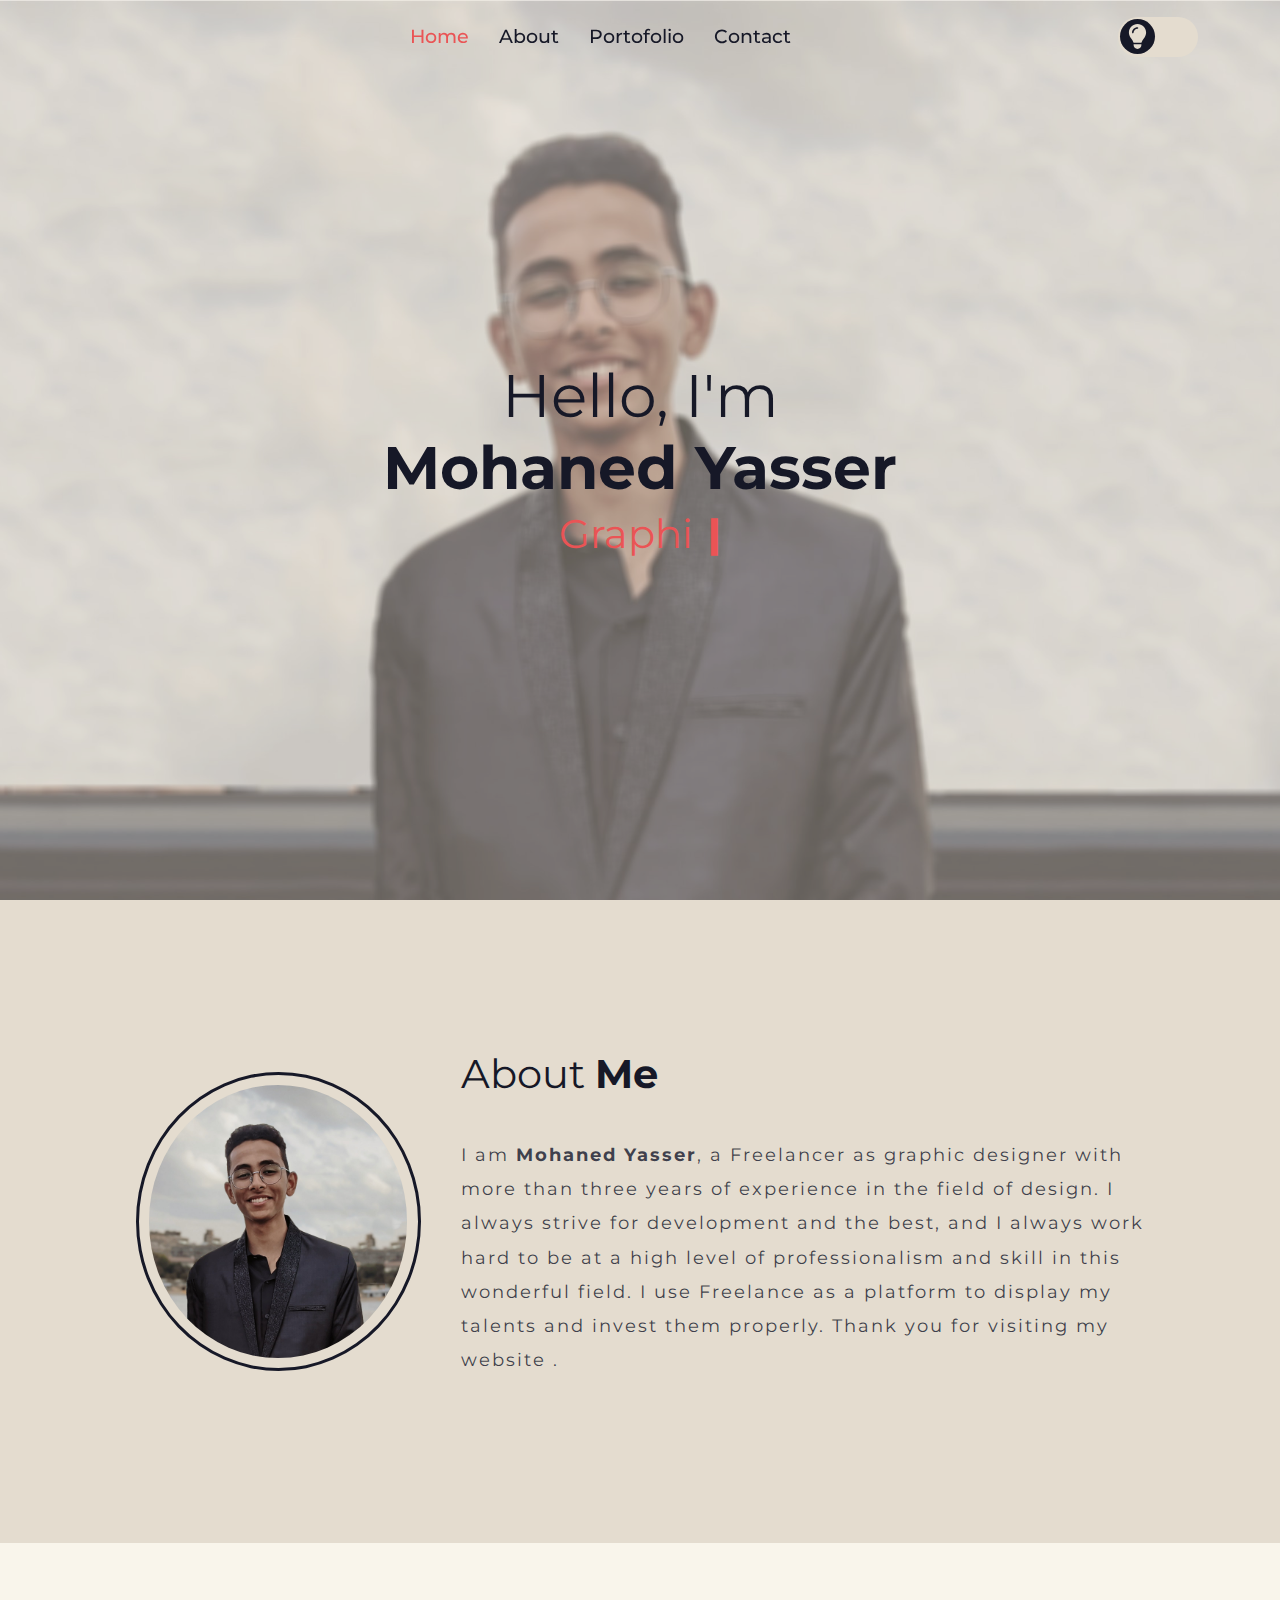
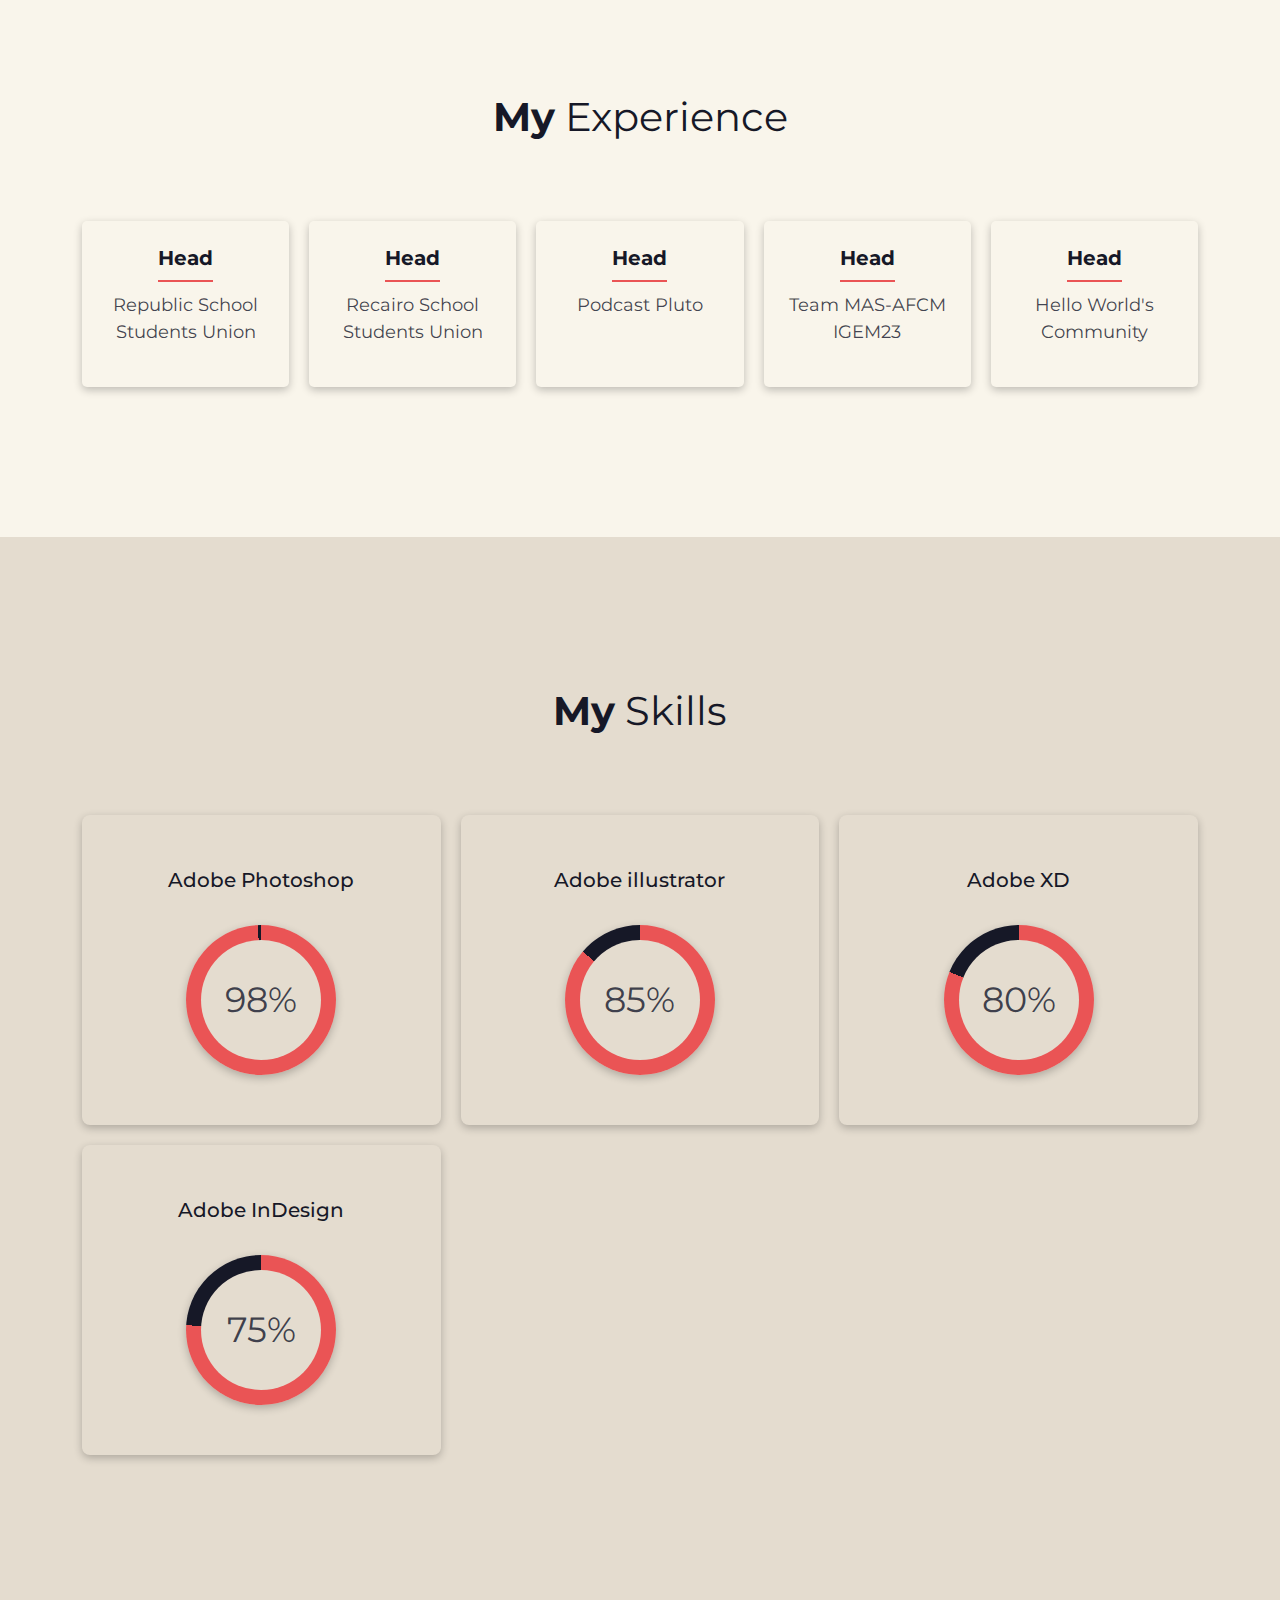
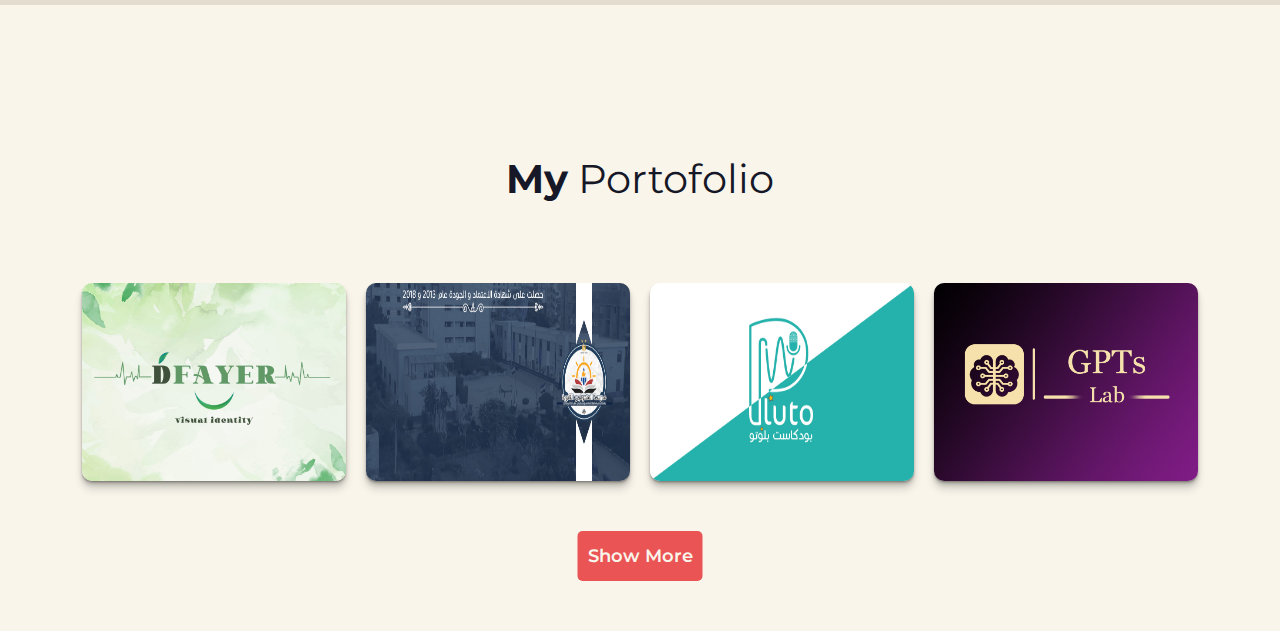
<file: index.html>
<!DOCTYPE html>
<html lang="en">
  <head>
    <meta charset="UTF-8" />
    <meta name="viewport" content="width=device-width, initial-scale=1.0" />
    <link rel="stylesheet" href="./style/all.min.css" />
    <link rel="stylesheet" href="./style/bootstrap.min.css" />
    <link rel="stylesheet" href="./style/normalize.css" />
    <link rel="stylesheet" href="./style/style.css" />
    <link rel="preconnect" href="https://fonts.googleapis.com" />
    <link rel="preconnect" href="https://fonts.gstatic.com" crossorigin />
    <link
      href="https://fonts.googleapis.com/css2?family=Montserrat:ital,wght@0,100;0,200;0,300;0,400;0,500;0,600;0,700;0,800;0,900;1,100;1,200;1,300;1,400;1,500;1,600;1,700;1,800;1,900&display=swap"
      rel="stylesheet"
    />
    <title>Mohaned Yasser</title>
  </head>
  <body class="">
    <section class="landing" id="home">
      <header class="">
        <nav class="navbar navbar-expand">
          <div class="container">
            <div class="collapse navbar-collapse" id="navbarSupportedContent">
              <ul class="navbar-nav m-auto">
                <li class="nav-item">
                  <a aria-current="page" href="#home" class="active">Home</a>
                </li>
                <li class="nav-item">
                  <a href="#about">About</a>
                </li>
                <li class="nav-item">
                  <a href="#portofolio">Portofolio</a>
                </li>
                <li class="nav-item">
                  <a href="#contact">Contact</a>
                </li>
              </ul>
              <div class="night-mode">
                <input type="checkbox" name="" id="night-mode-btn" />
                <label for="night-mode-btn">
                  <i class="fa-solid fa-lightbulb sun"></i>
                  <i class="fa-regular fa-moon moon"></i>
                </label>
              </div>
            </div>
          </div>
        </nav>
      </header>

      <div class="landing-txt">
        <h1>Hello, I'm <br /><strong>Mohaned Yasser</strong></h1>
        <div class="typing">
          <p id="type-writer"></p>
          <span class="cursor">|</span>
        </div>
      </div>
    </section>

    <section id="about" class="about">
      <div class="about-section container">
        <div class="img-holder">
          <img
            src="./images/picc copy.jpg"
            alt="Mohaned"
            srcset=""
            class="img-fluid"
          />
        </div>
        <div class="content">
          <h2 class="main-heading">About <span>Me</span></h2>
          <p>
            I am <span>Mohaned Yasser</span>, a Freelancer as graphic designer
            with more than three years of experience in the field of design. I
            always strive for development and the best, and I always work hard
            to be at a high level of professionalism and skill in this wonderful
            field. I use Freelance as a platform to display my talents and
            invest them properly. Thank you for visiting my website .
          </p>
        </div>
      </div>
      <div class="experiences">
        <div class="container">
          <h2 class="main-heading"><span>My</span> Experience</h2>
          <div class="experiences-container">
            <div class="experience">
              <h3>Head</h3>
              <p>Republic School Students Union</p>
            </div>
            <div class="experience">
              <h3>Head</h3>
              <p>Recairo School Students Union</p>
            </div>
            <div class="experience">
              <h3>Head</h3>
              <p>Podcast Pluto</p>
            </div>
            <div class="experience">
              <h3>Head</h3>
              <p>Team MAS-AFCM IGEM23</p>
            </div>
            <div class="experience">
              <h3>Head</h3>
              <p>Hello World's Community</p>
            </div>
          </div>
        </div>
      </div>
      <div class="skills">
        <div class="container">
          <h2 class="main-heading"><span>My</span> Skills</h2>
          <div class="skills-container">
            <div class="skill">
              <div class="skill-name">Adobe Photoshop</div>
              <div class="circle photoshop">
                <span class="percent">98%</span>
              </div>
            </div>
            <div class="skill">
              <div class="skill-name">Adobe illustrator</div>
              <div class="circle illustrator">
                <span class="percent">85%</span>
              </div>
            </div>
            <div class="skill">
              <div class="skill-name">Adobe XD</div>
              <div class="circle xd">
                <span class="percent">80%</span>
              </div>
            </div>
            <div class="skill">
              <div class="skill-name">Adobe InDesign</div>
              <div class="circle indesign">
                <span class="percent">75%</span>
              </div>
            </div>
          </div>
        </div>
      </div>
    </section>
    <section id="portofolio" class="portofolio">
      <h2 class="main-heading"><span>My</span> Portofolio</h2>

      <div class="container">
        <div class="box img-holder">
          <img src="./images/dafayer/1.jpg" alt="project" class="img-fluid" />
          <div class="data">
            <h3>DFAYER</h3>
            <p>-Visual Identity-</p>
            <a href="dafayer.html">Show More</a>
          </div>
        </div>
        <div class="box img-holder">
          <img src="./images/mas/0.jpg" alt="project" class="img-fluid" />
          <div class="data">
            <h3>MAS</h3>
            <p>-Visual Identity-</p>
            <a href="mas.html">Show More</a>
          </div>
        </div>
        <div class="box img-holder">
          <img src="./images/pluto/10.jpg" class="img-fluid" alt="project" />
          <div class="data">
            <h3>Pluto Podcast</h3>
            <p>-Visual Identity-</p>
            <a href="pluto.html">Show More</a>
          </div>
        </div>
        <div class="box img-holder">
          <img src="./images/gpts/0.jpg" class="img-fluid" alt="project" />
          <div class="data">
            <h3>GPTs</h3>
            <p>-Visual Identity-</p>
            <a href="gpts.html">Show More</a>
          </div>
        </div>
      </div>
      <button><a href="portofolio.html">Show More</a></button>
    </section>
    <section id="contact" class="contact">
      <div class="container">
        
      </div>
    </section>
    <script src="./js/all.min.js"></script>
    <script src="./js/bootstrap.bundle.min.js"></script>
    <script src="./js/script.js"></script>
  </body>
</html>
</file>
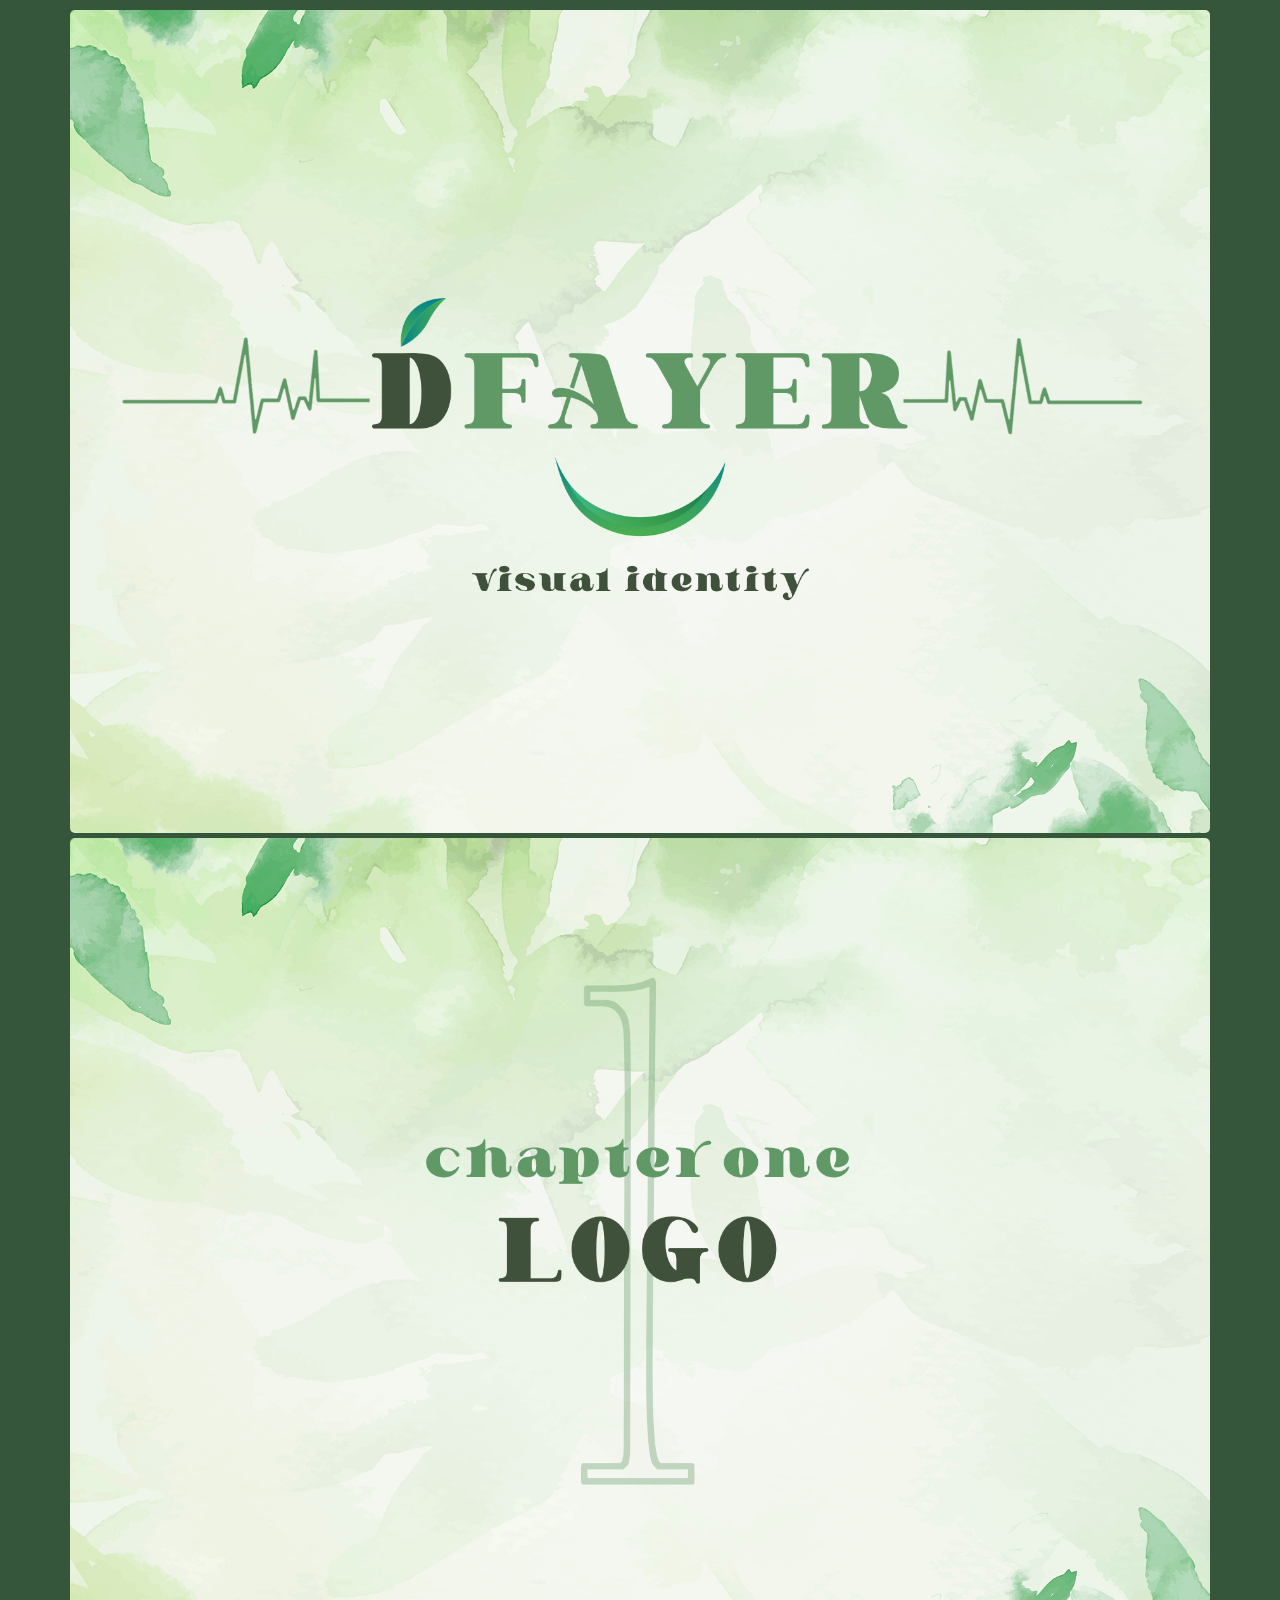
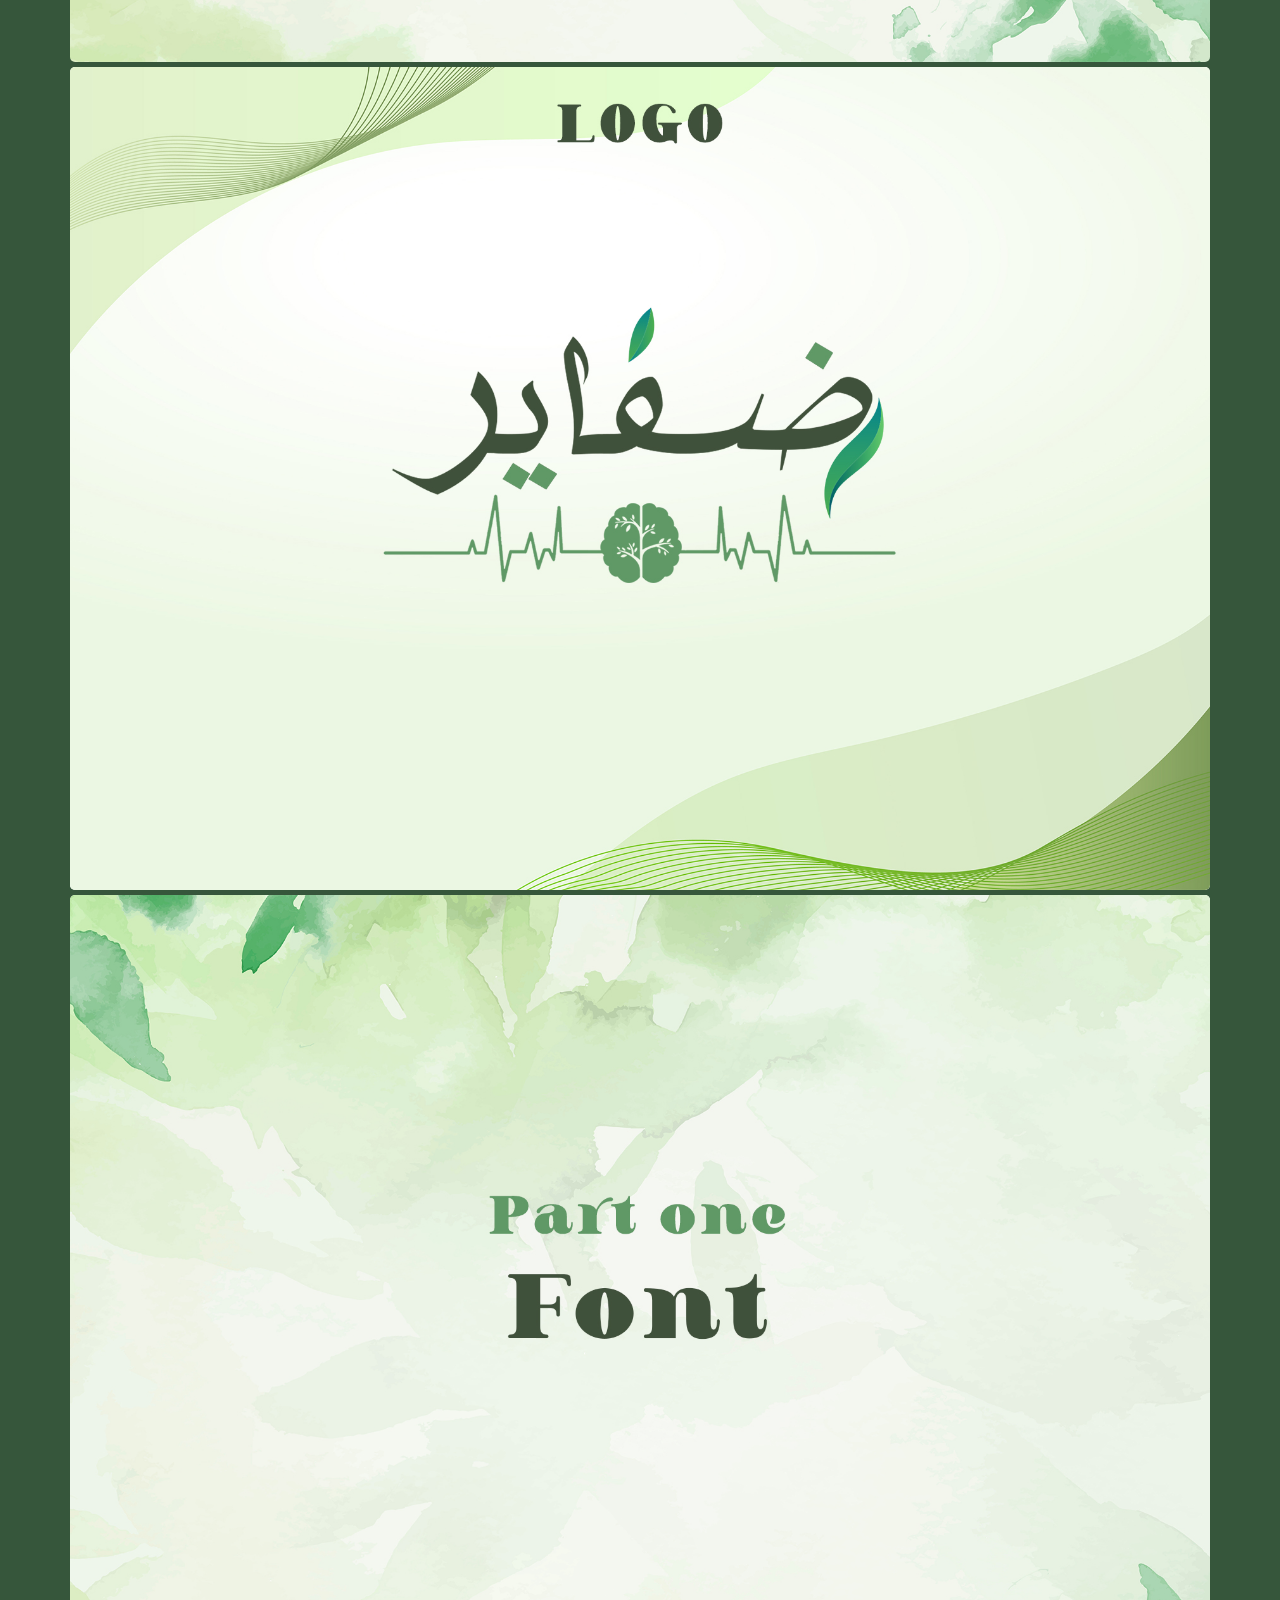
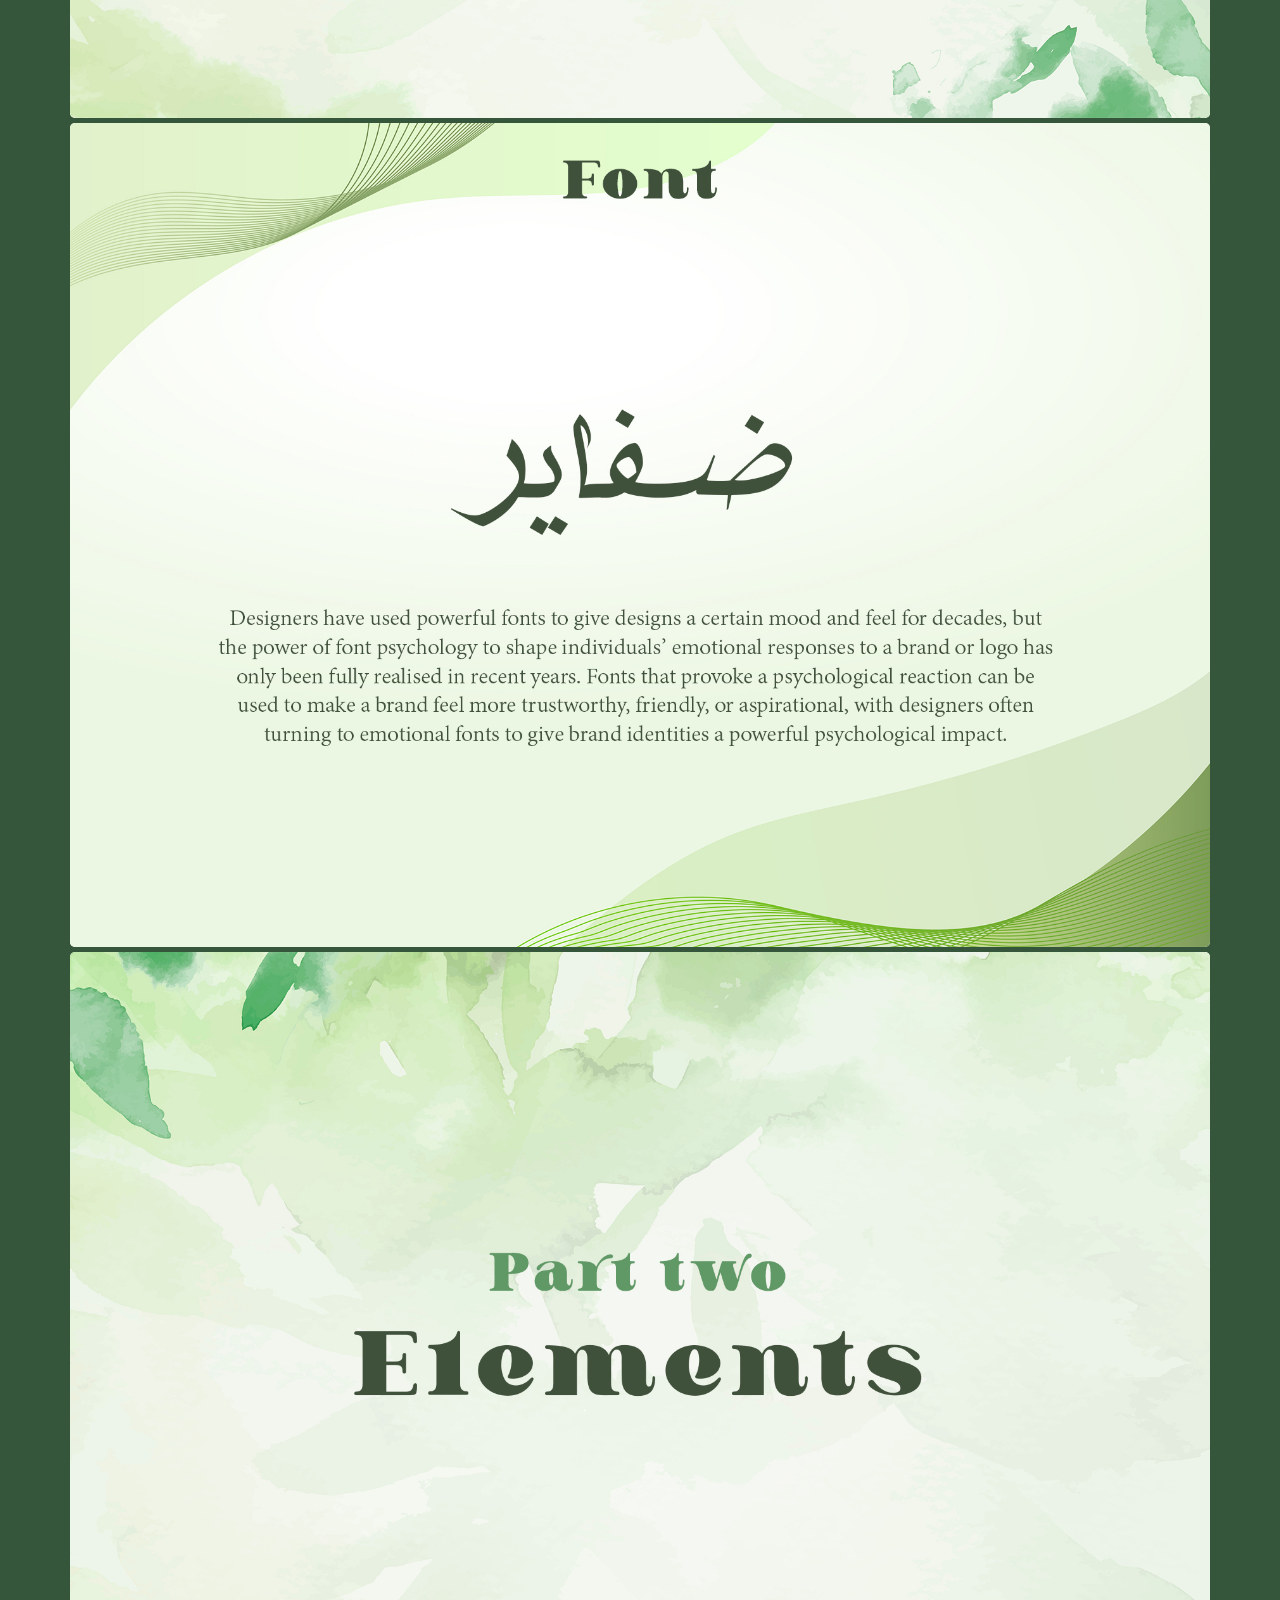
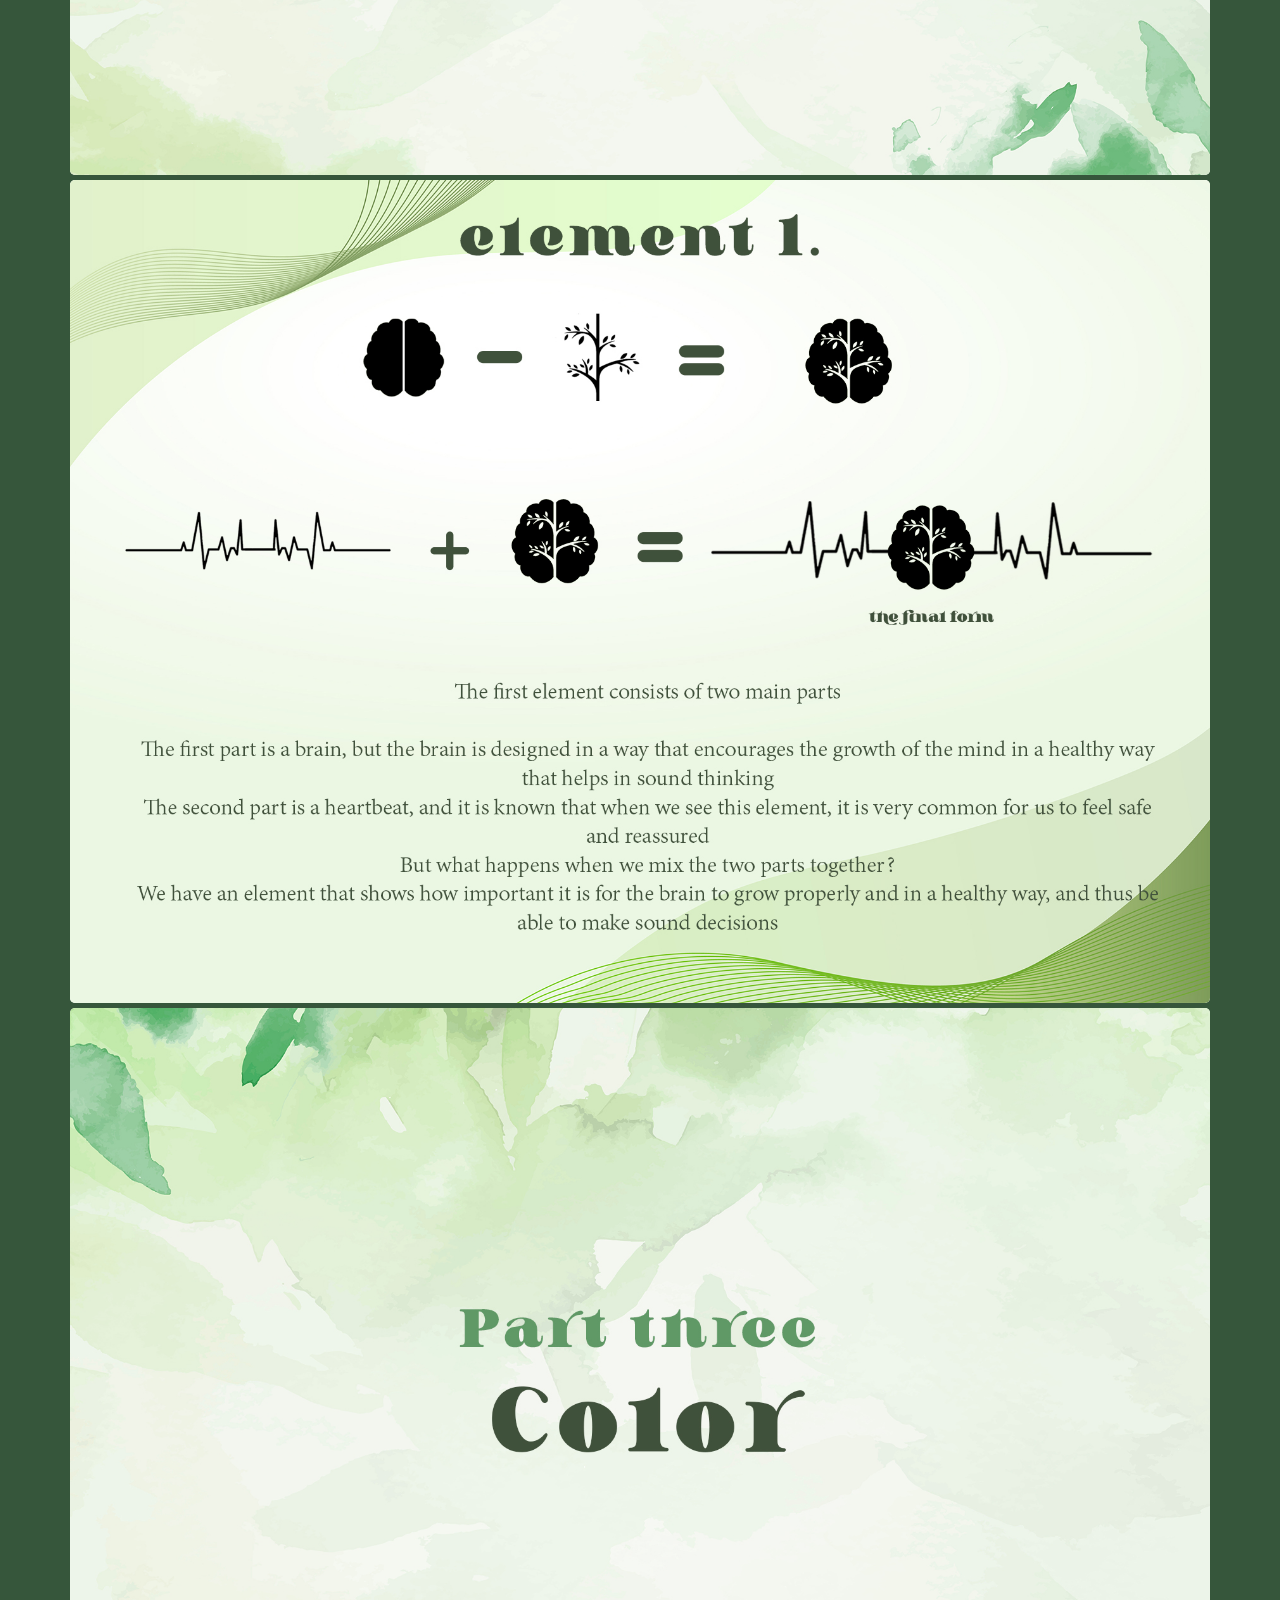
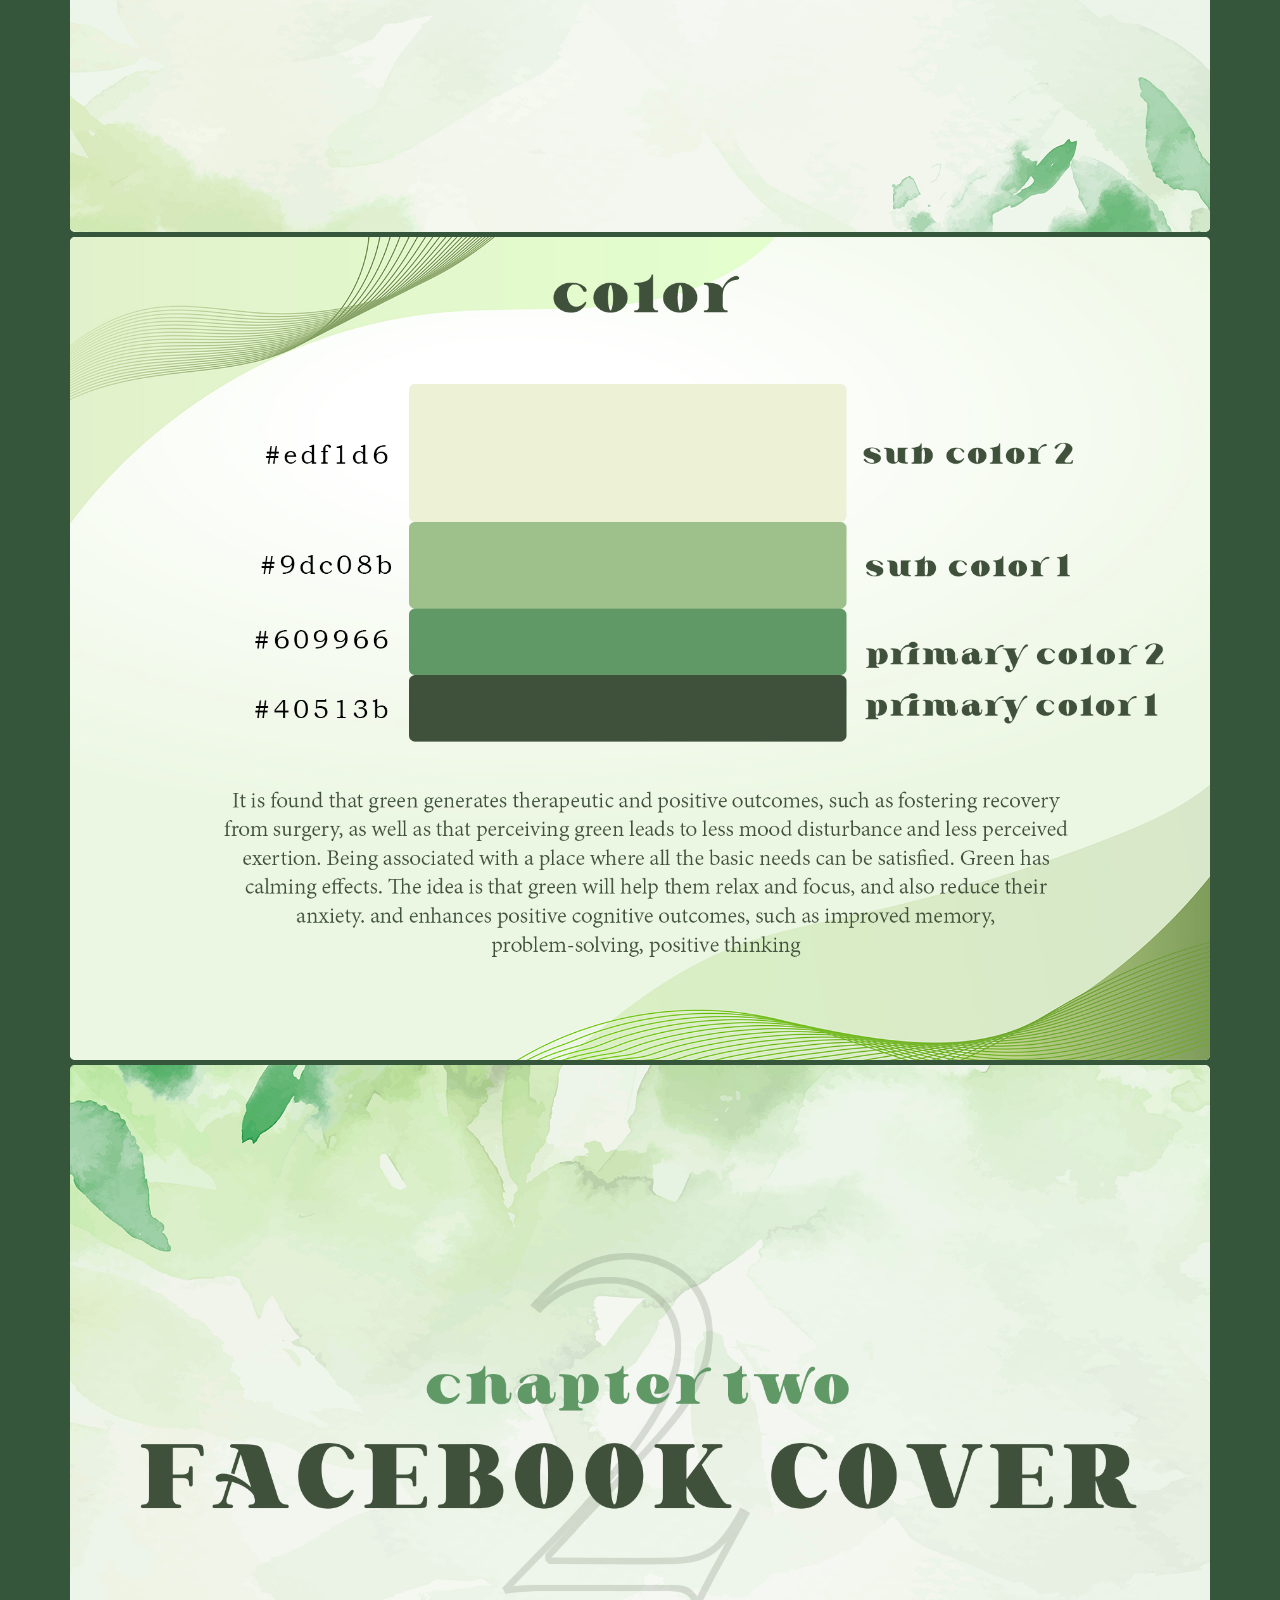
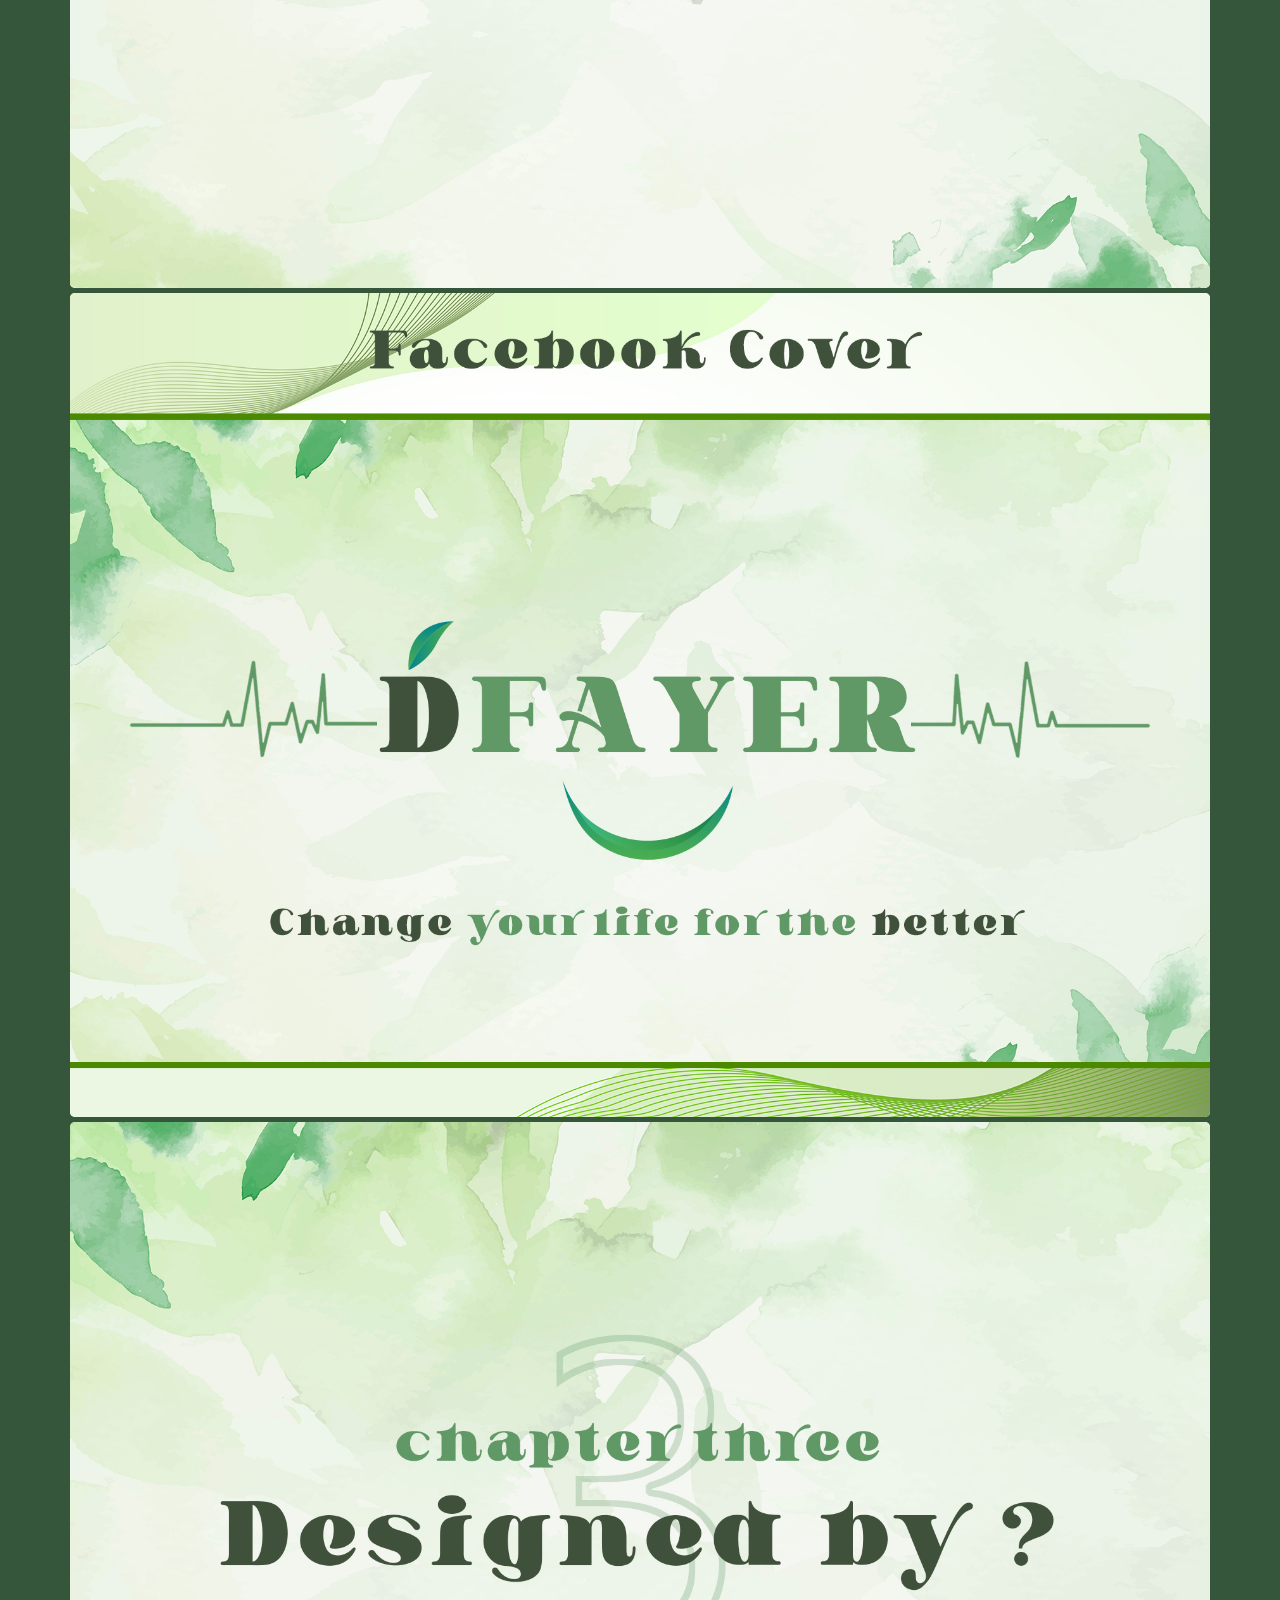
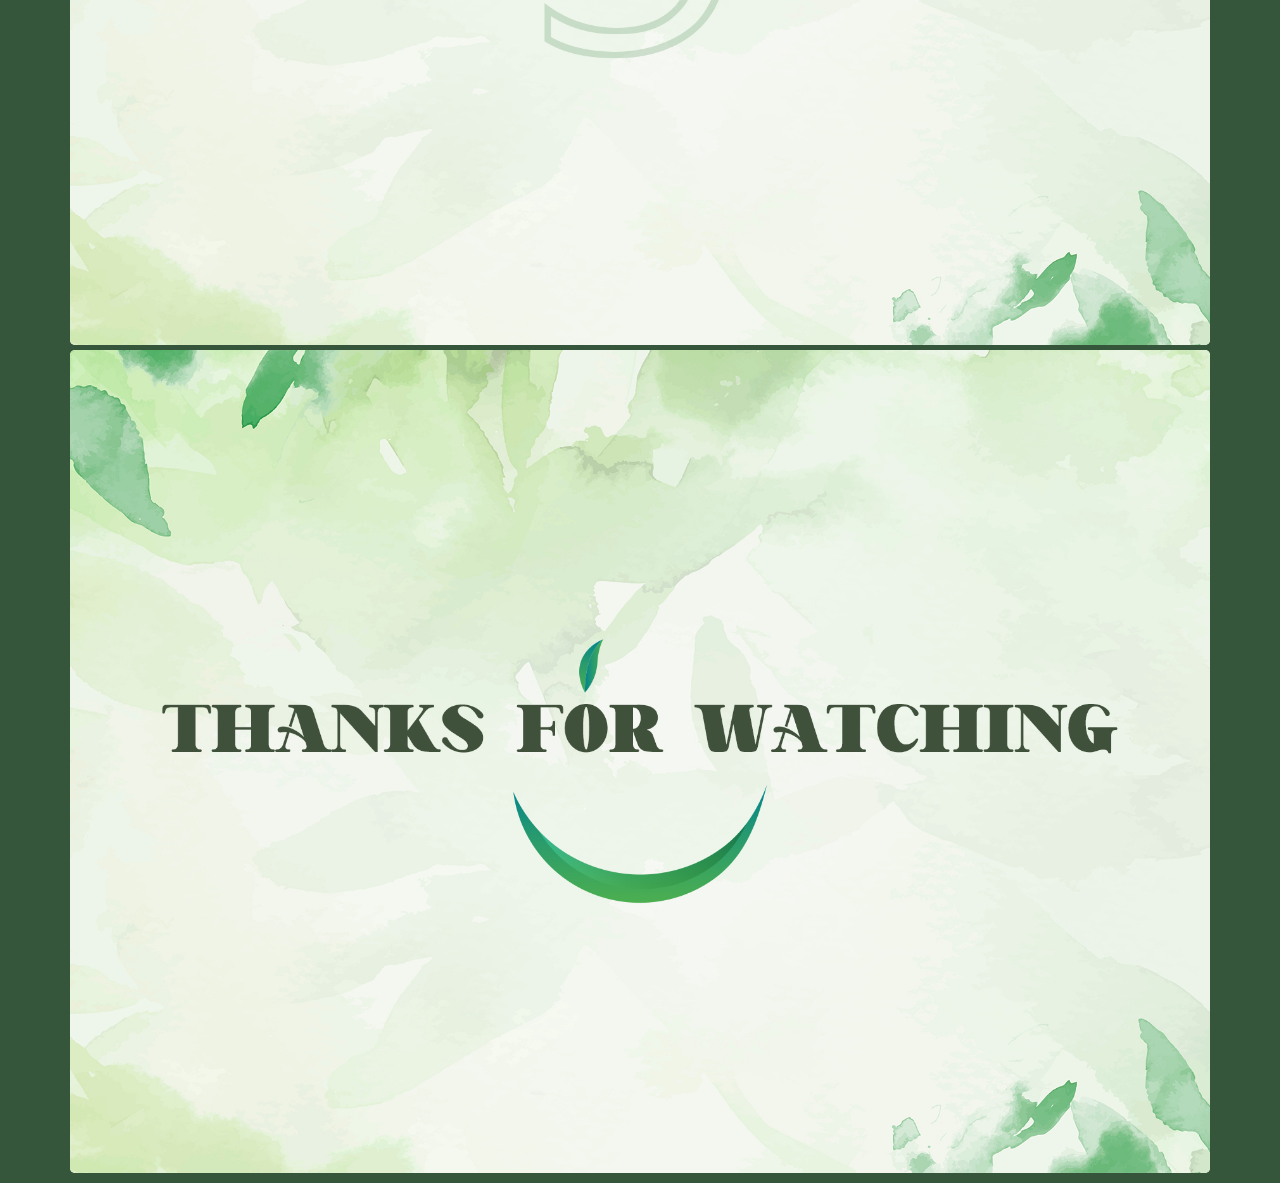
<file: dafayer.html>
<!DOCTYPE html>
<html lang="en">
<head>
  <meta charset="UTF-8">
  <meta name="viewport" content="width=device-width, initial-scale=1.0">
  <title>dafayer</title>
  <link rel="stylesheet" href="./style/all.min.css" />
    <link rel="stylesheet" href="./style/bootstrap.min.css" />
    <link rel="stylesheet" href="./style/normalize.css" />
    <link rel="stylesheet" href="./style/style.css" />
    <link rel="preconnect" href="https://fonts.googleapis.com" />
    <link rel="preconnect" href="https://fonts.gstatic.com" crossorigin />
    <link
      href="https://fonts.googleapis.com/css2?family=Montserrat:ital,wght@0,100;0,200;0,300;0,400;0,500;0,600;0,700;0,800;0,900;1,100;1,200;1,300;1,400;1,500;1,600;1,700;1,800;1,900&display=swap"
      rel="stylesheet"
    />
</head>
<body class="vi" style="background-color: #36563b;">
  <div class="vi container" style="background-color: #36563b;"><div class="card img-holder">
    <img src="/images/dafayer/1.jpg" class="img-fluid" alt="">
  </div>
  <div class="card img-holder">
    <img src="/images/dafayer/2.jpg" class="img-fluid" alt="">
  </div>
  <div class="card img-holder">
    <img src="/images/dafayer/3.jpg" class="img-fluid" alt="">
  </div>
  <div class="card img-holder">
    <img src="/images/dafayer/4.jpg" class="img-fluid" alt="">
  </div>
  <div class="card img-holder">
    <img src="/images/dafayer/5.jpg" class="img-fluid" alt="">
  </div>
  <div class="card img-holder">
    <img src="/images/dafayer/6.jpg" class="img-fluid" alt="">
  </div>
  <div class="card img-holder">
    <img src="/images/dafayer/7.jpg" class="img-fluid" alt="">
  </div>
  <div class="card img-holder">
    <img src="/images/dafayer/8.jpg" class="img-fluid" alt="">
  </div>
  <div class="card img-holder">
    <img src="/images/dafayer/9.jpg" class="img-fluid" alt="">
  </div>
  <div class="card img-holder">
    <img src="/images/dafayer/10.jpg" class="img-fluid" alt="">
  </div>
  <div class="card img-holder">
    <img src="/images/dafayer/11.jpg" class="img-fluid" alt="">
  </div>
  <div class="card img-holder">
    <img src="/images/dafayer/12.jpg" class="img-fluid" alt="">
  </div>
  <div class="card img-holder">
    <img src="/images/dafayer/14.jpg" class="img-fluid" alt="">
  </div>


</div>
  

      <script src="./js/all.min.js"></script>
    <script src="./js/bootstrap.bundle.min.js"></script>
    <script src="./js/script.js"></script>
</body>
</html>
</file>
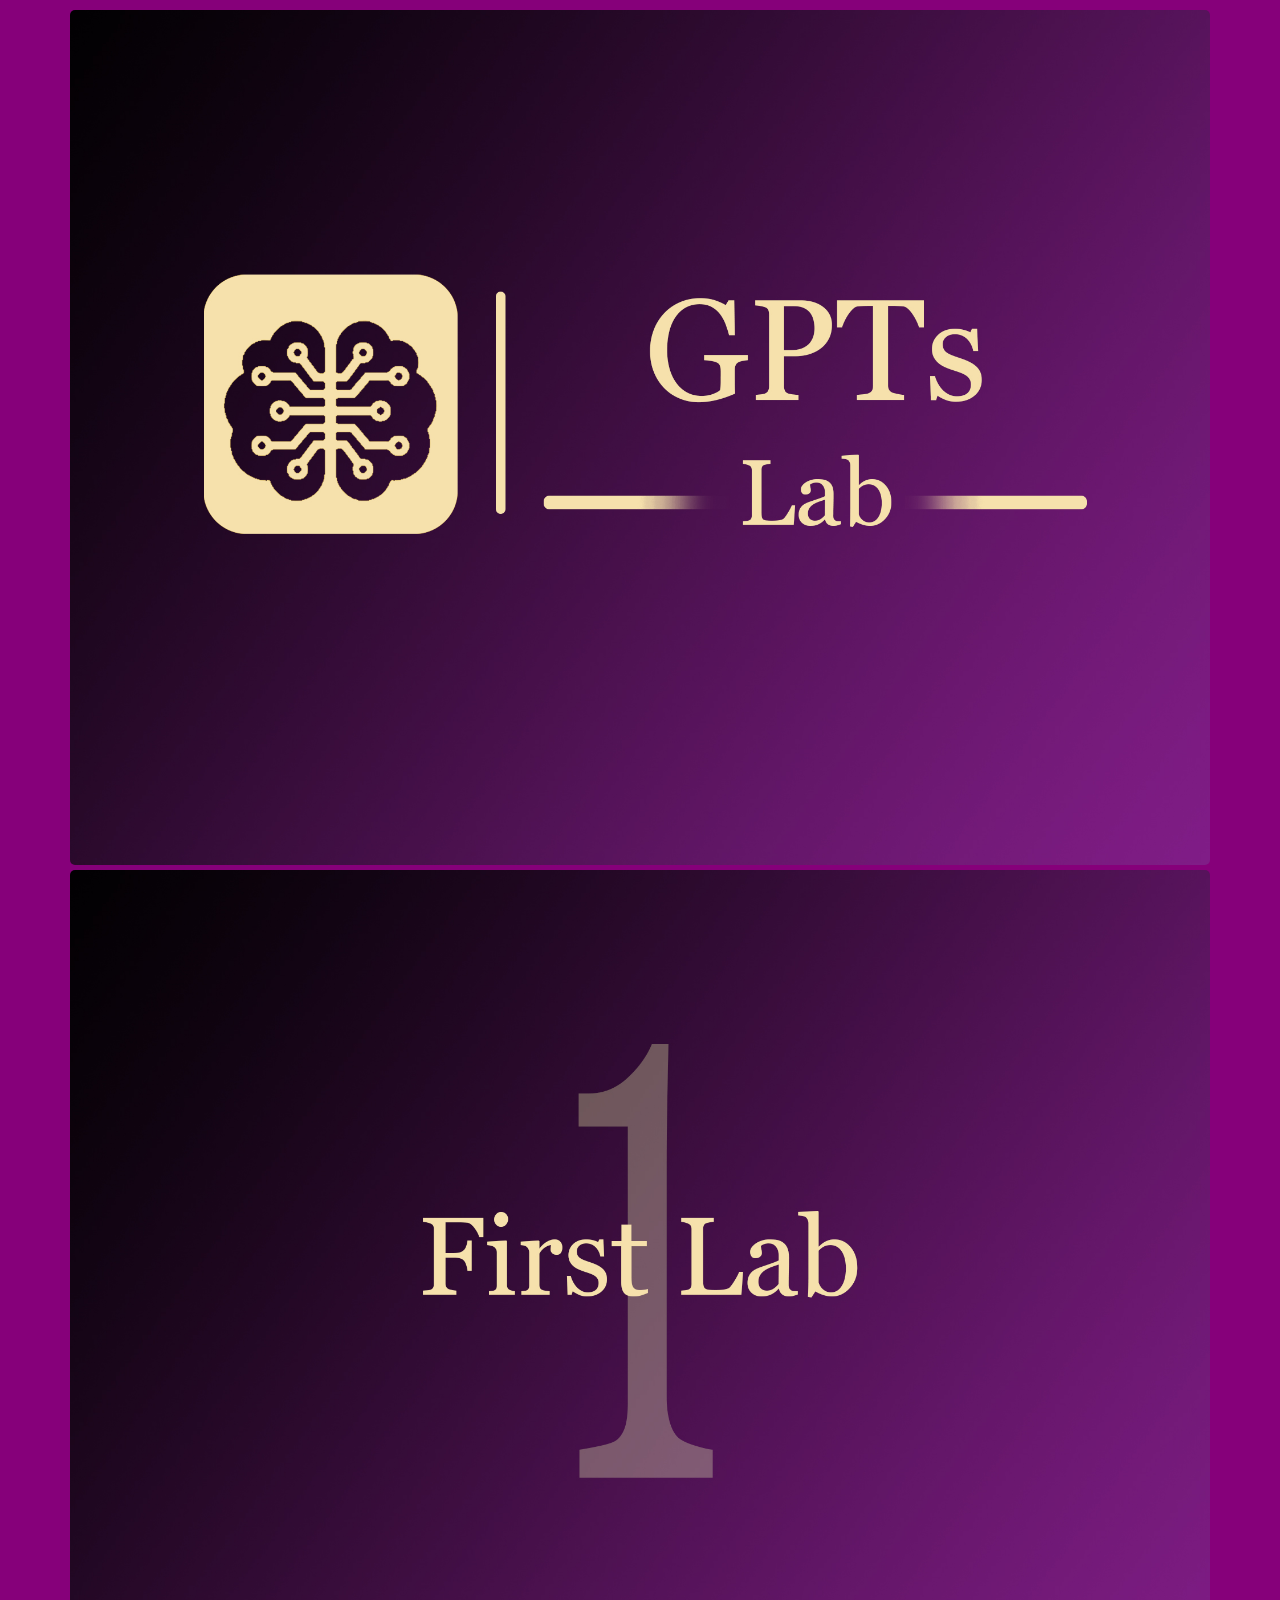
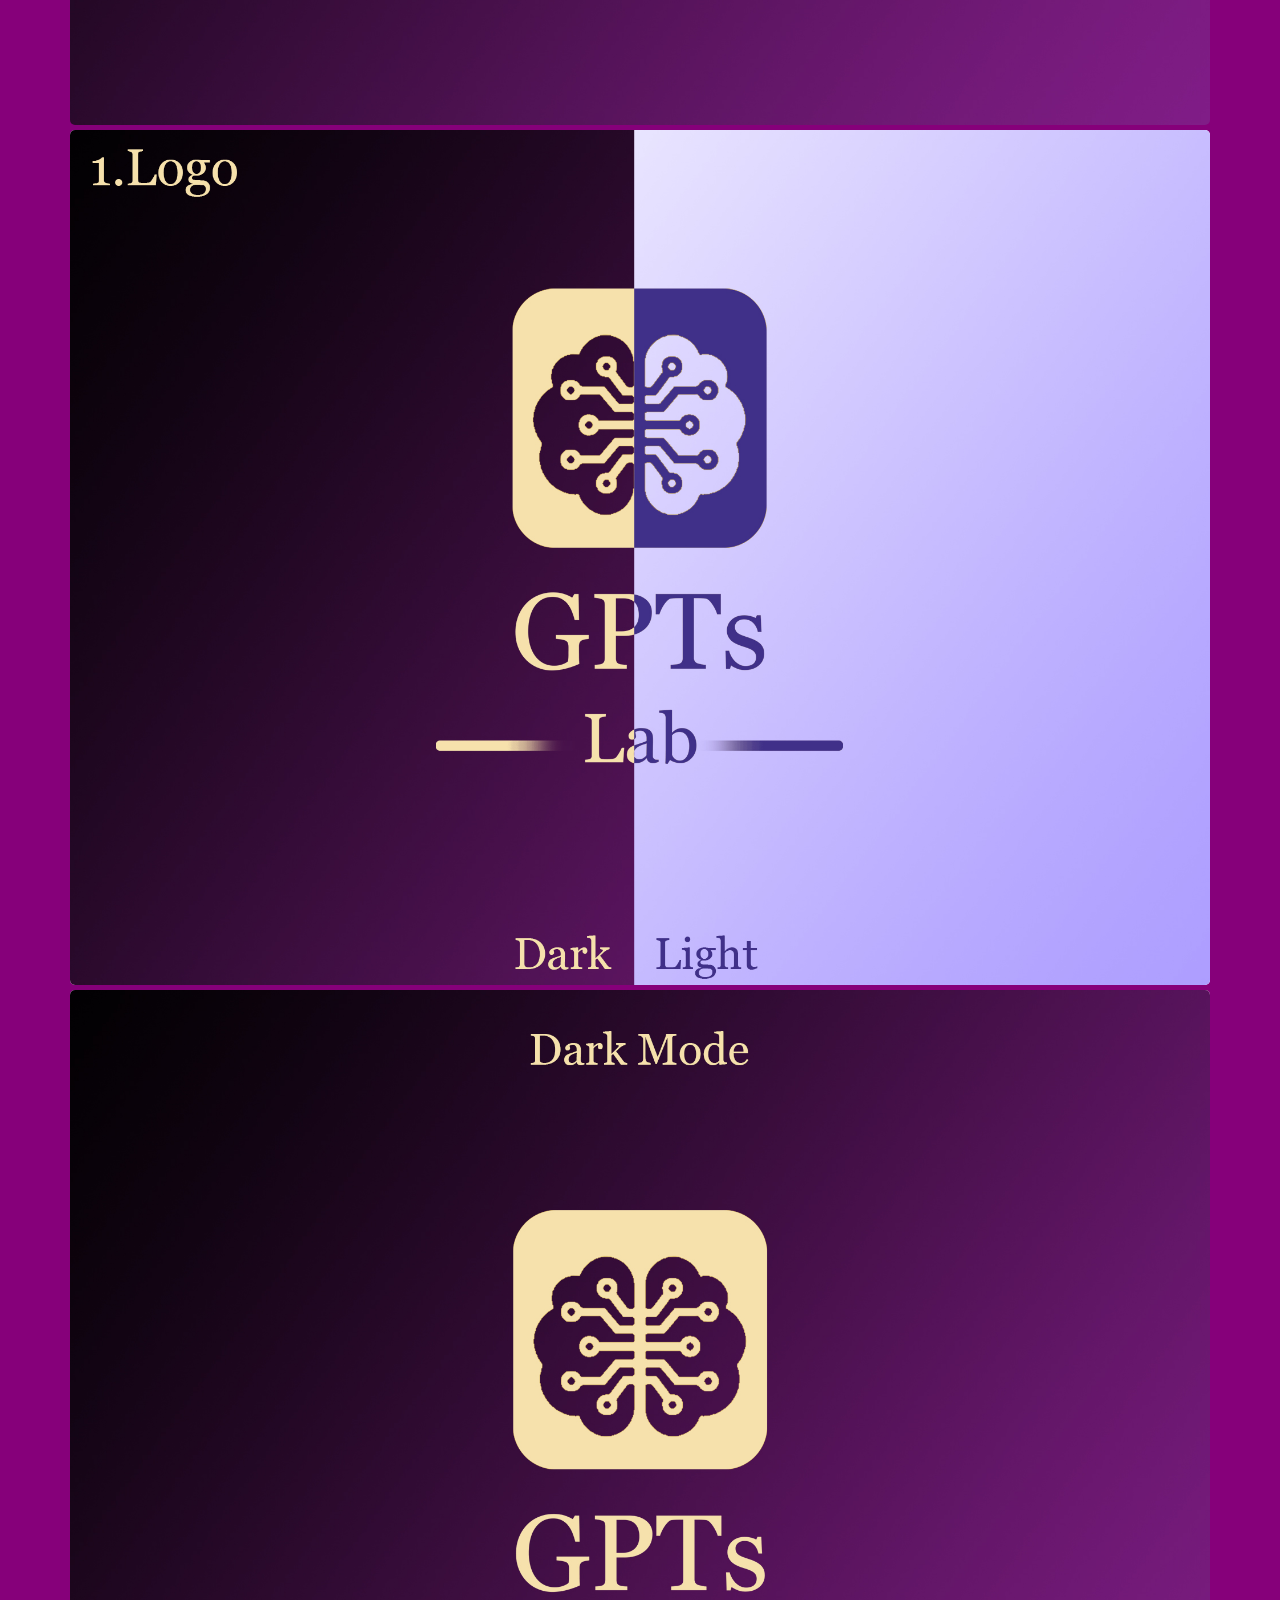
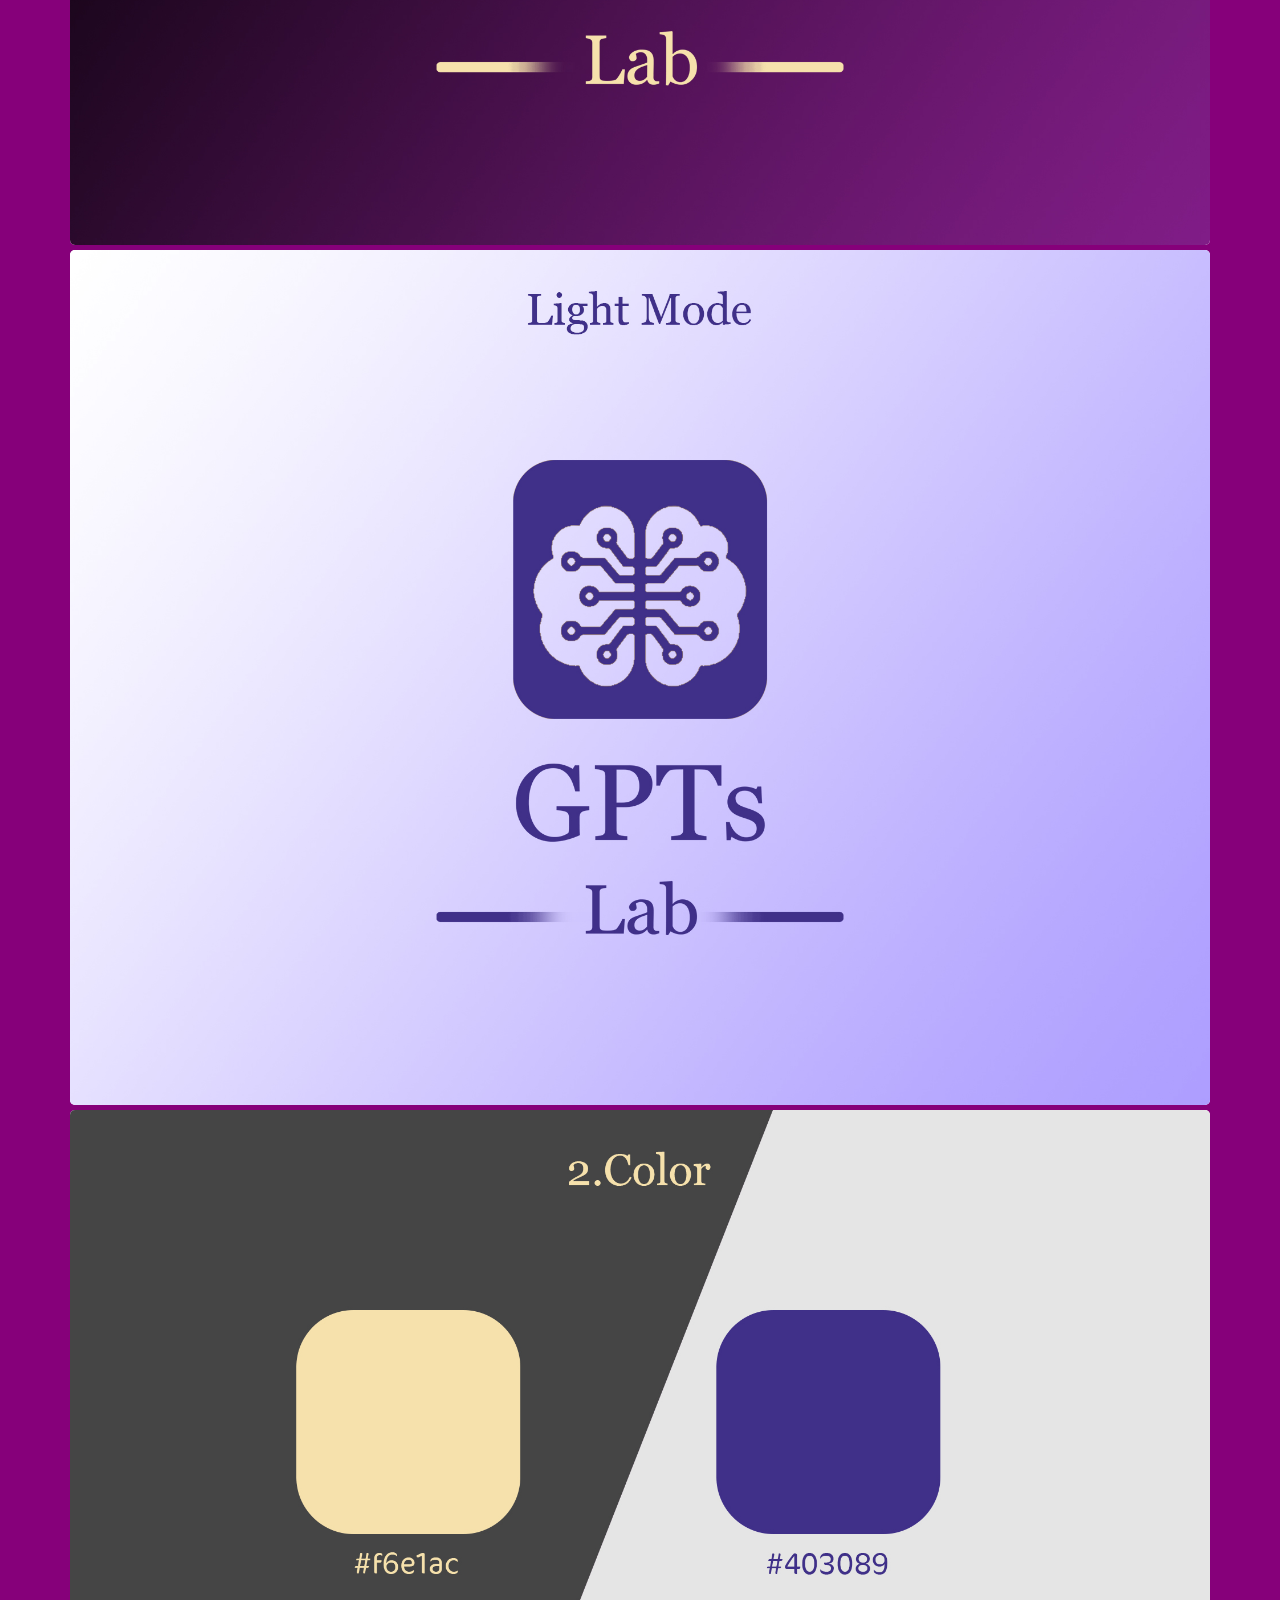
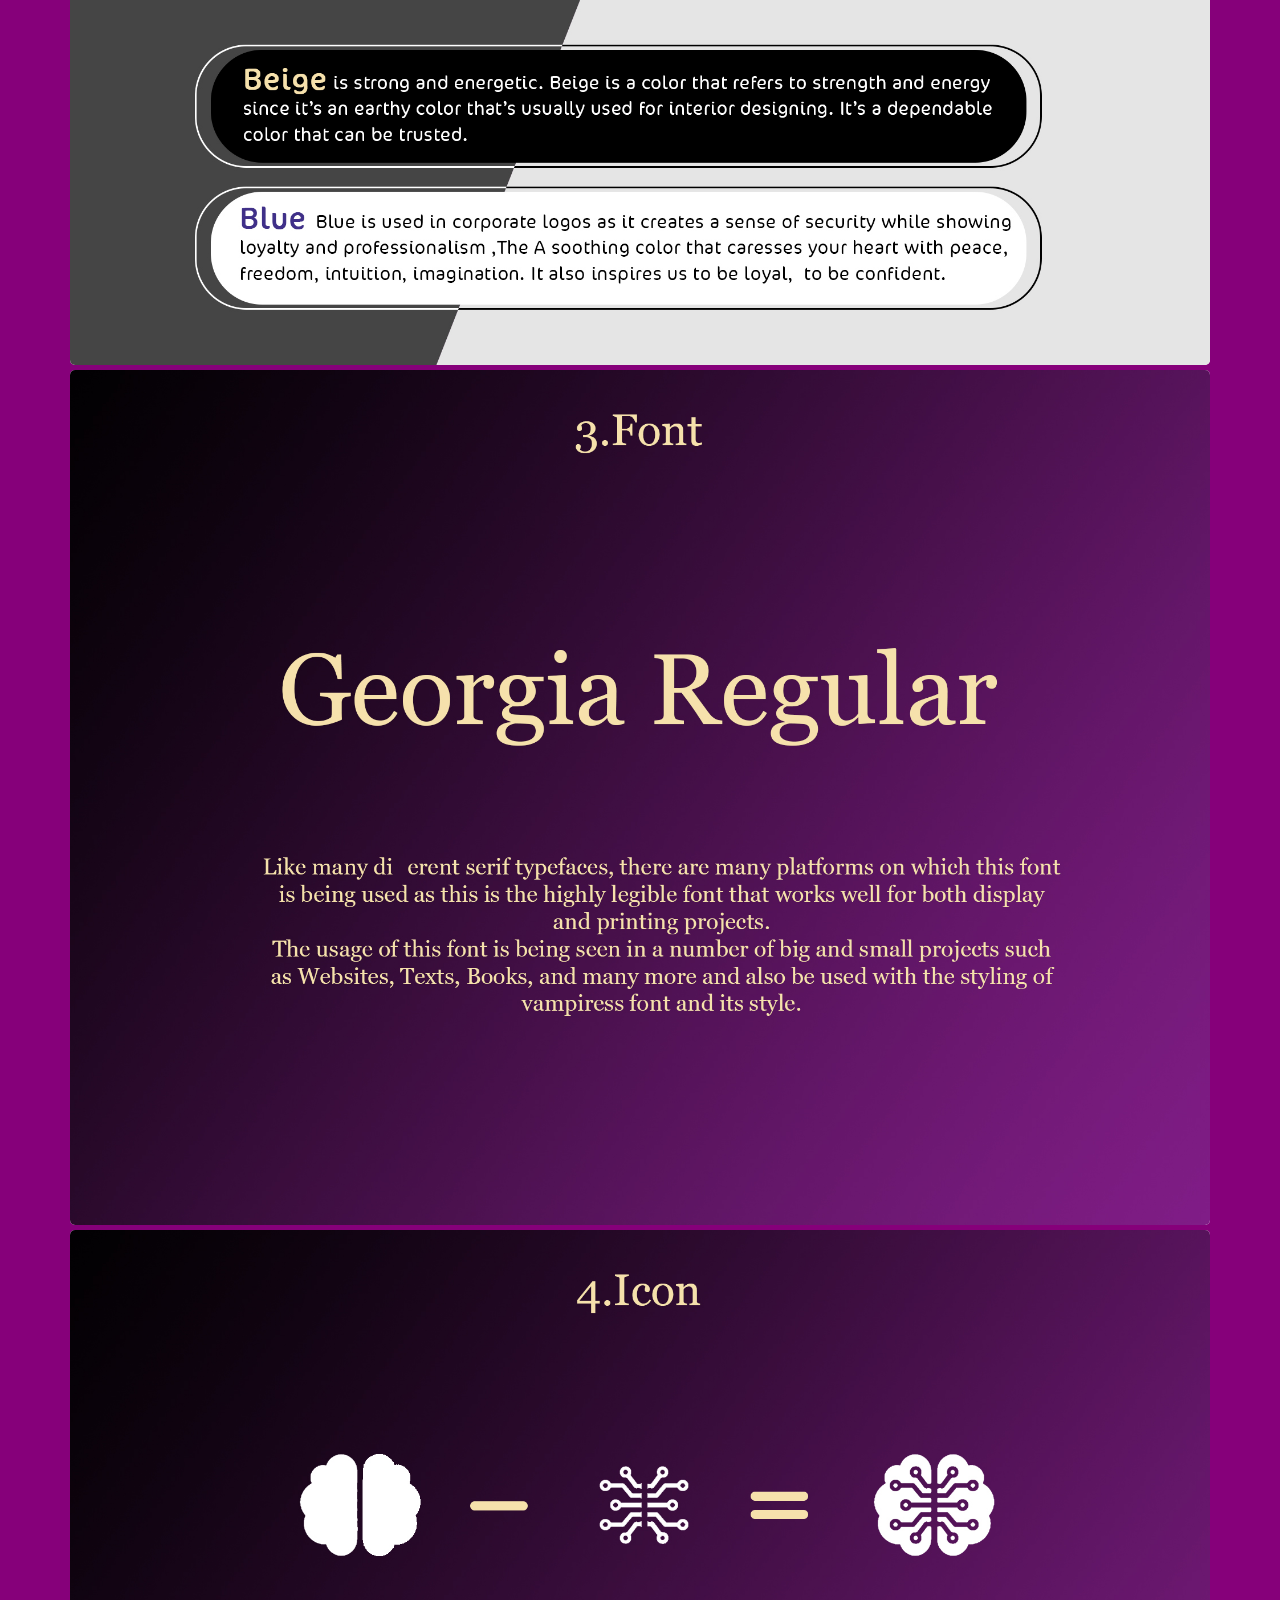
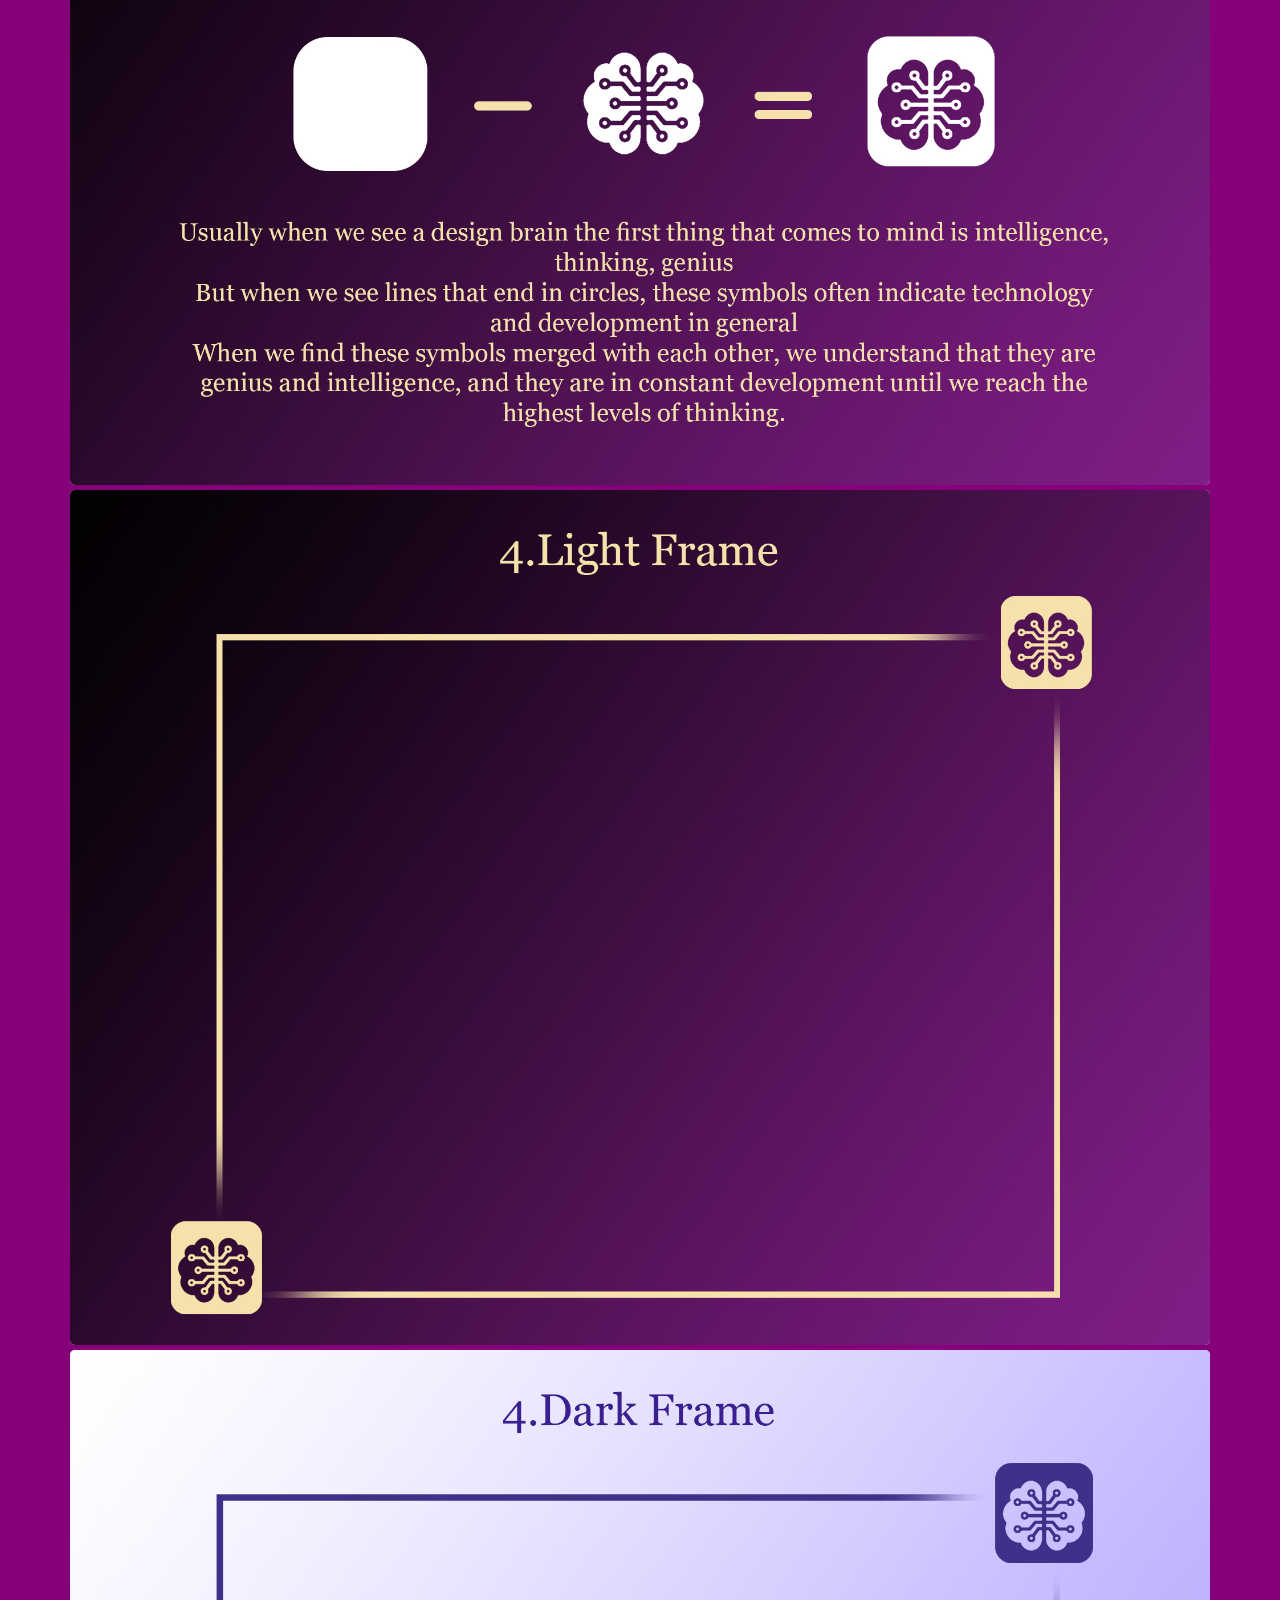
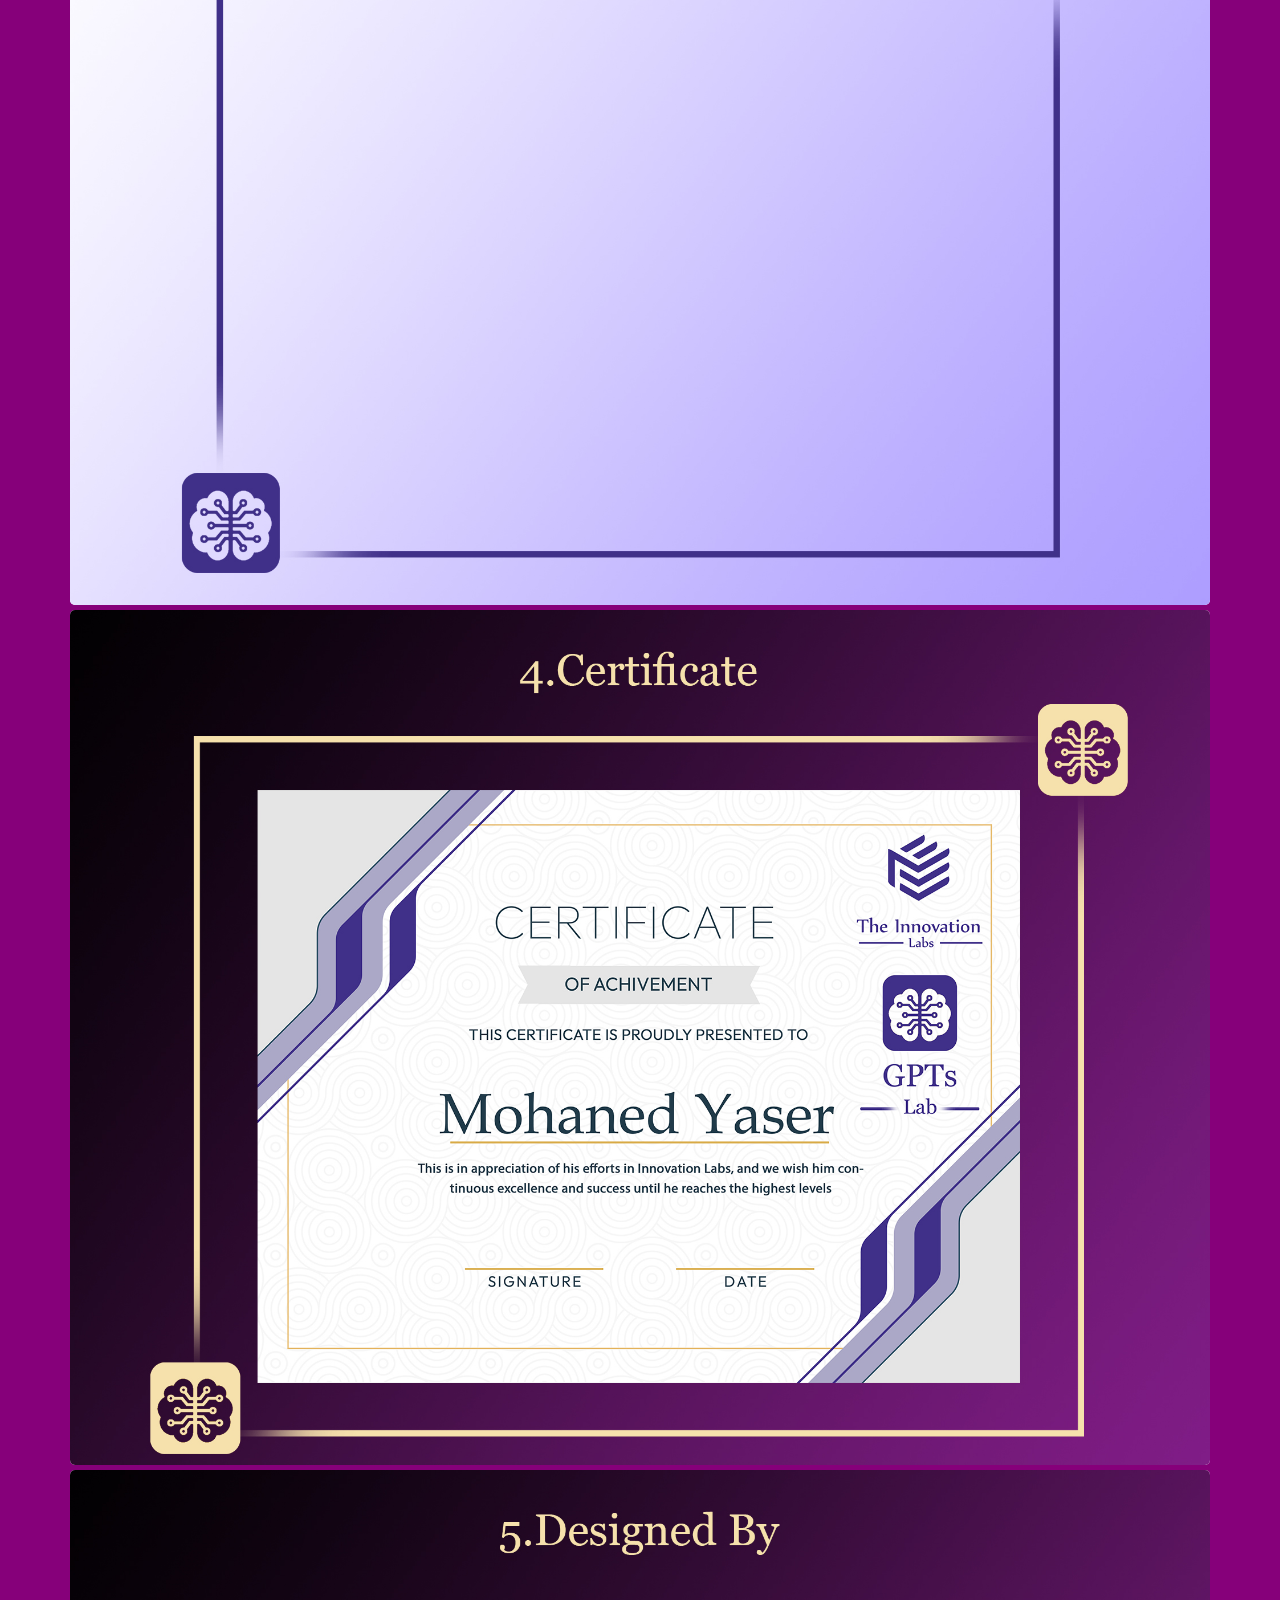
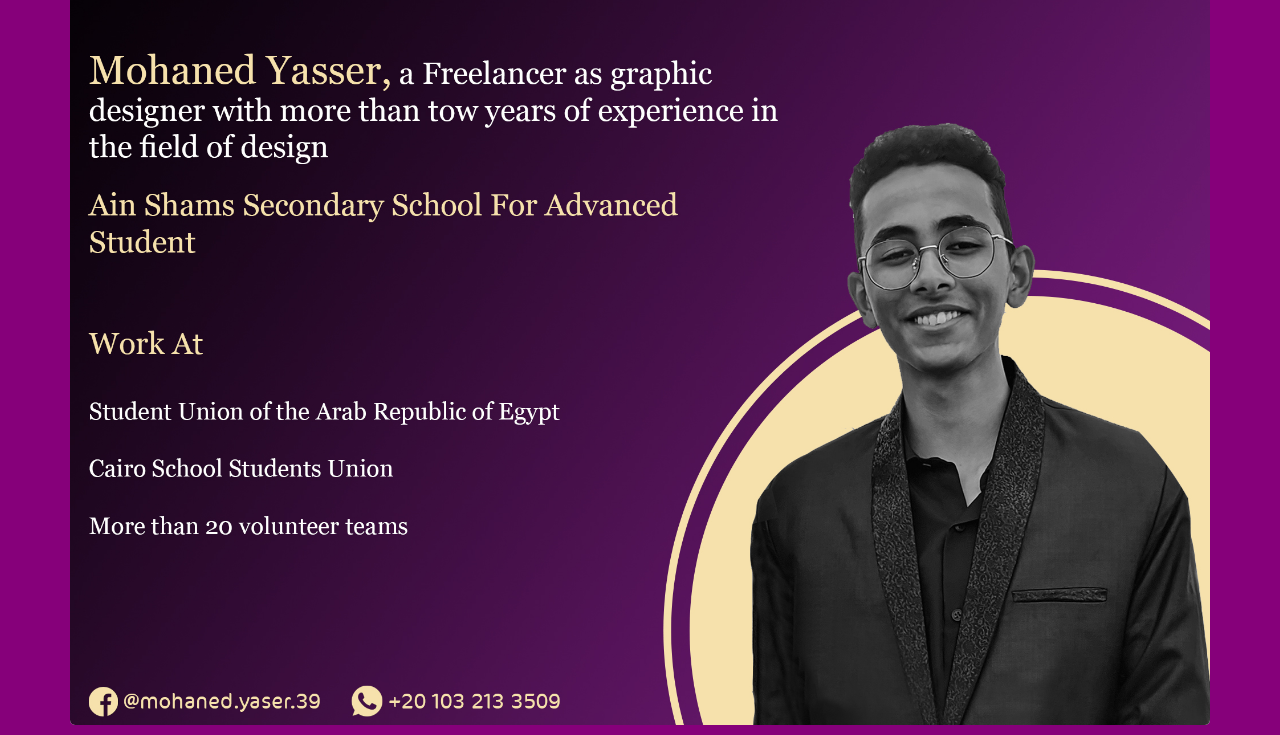
<file: gpts.html>
<!DOCTYPE html>
<html lang="en">
  <head>
    <meta charset="UTF-8" />
    <meta name="viewport" content="width=device-width, initial-scale=1.0" />
    <title>GPTs</title>
    <link rel="stylesheet" href="./style/all.min.css" />
    <link rel="stylesheet" href="./style/bootstrap.min.css" />
    <link rel="stylesheet" href="./style/normalize.css" />
    <link rel="stylesheet" href="./style/style.css" />
    <link rel="preconnect" href="https://fonts.googleapis.com" />
    <link rel="preconnect" href="https://fonts.gstatic.com" crossorigin />
    <link
      href="https://fonts.googleapis.com/css2?family=Montserrat:ital,wght@0,100;0,200;0,300;0,400;0,500;0,600;0,700;0,800;0,900;1,100;1,200;1,300;1,400;1,500;1,600;1,700;1,800;1,900&display=swap"
      rel="stylesheet"
    />
  </head>
  <body class="vi" style="background-color: #86007a;">
    <div class="vi container">
      <div class="card img-holder">
        <img src="/images/gpts/0.jpg" class="img-fluid" alt="" />
      </div>
      <div class="card img-holder">
        <img src="/images/gpts/1.jpg" class="img-fluid" alt="" />
      </div>
      <div class="card img-holder">
        <img src="/images/gpts/2.jpg" class="img-fluid" alt="" />
      </div>
      <div class="card img-holder">
        <img src="/images/gpts/3.jpg" class="img-fluid" alt="" />
      </div>
      <div class="card img-holder">
        <img src="/images/gpts/4.jpg" class="img-fluid" alt="" />
      </div>
      <div class="card img-holder">
        <img src="/images/gpts/5.jpg" class="img-fluid" alt="" />
      </div>
      <div class="card img-holder">
        <img src="/images/gpts/6.jpg" class="img-fluid" alt="" />
      </div>
      <div class="card img-holder">
        <img src="/images/gpts/7.jpg" class="img-fluid" alt="" />
      </div>
      <div class="card img-holder">
        <img src="/images/gpts/8.jpg" class="img-fluid" alt="" />
      </div>
      <div class="card img-holder">
        <img src="/images/gpts/9.jpg" class="img-fluid" alt="" />
      </div>
      <div class="card img-holder">
        <img src="/images/gpts/10.jpg" class="img-fluid" alt="" />
      </div>
      <div class="card img-holder">
        <img src="/images/gpts/11.jpg" class="img-fluid" alt="" />
      </div>

    </div>

    <script src="./js/all.min.js"></script>
    <script src="./js/bootstrap.bundle.min.js"></script>
    <script src="./js/script.js"></script>
  </body>
</html>
</file>
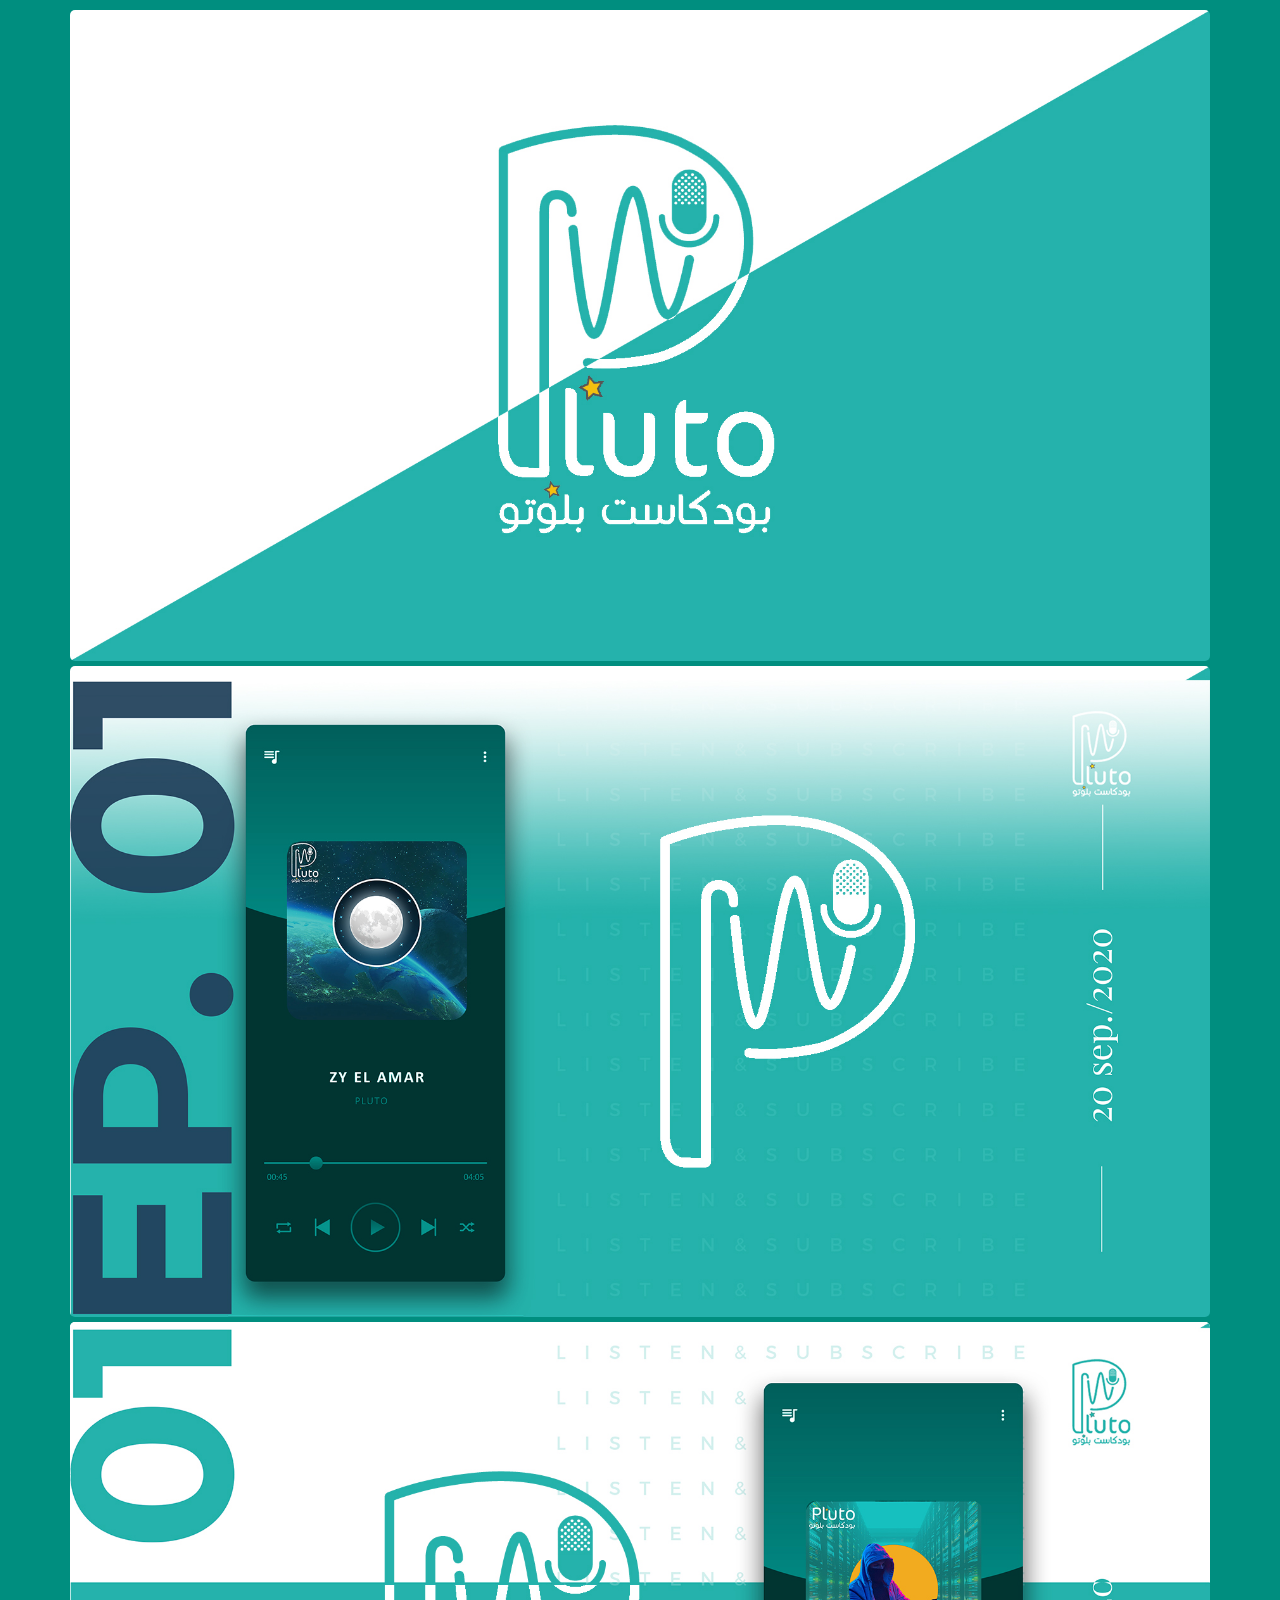
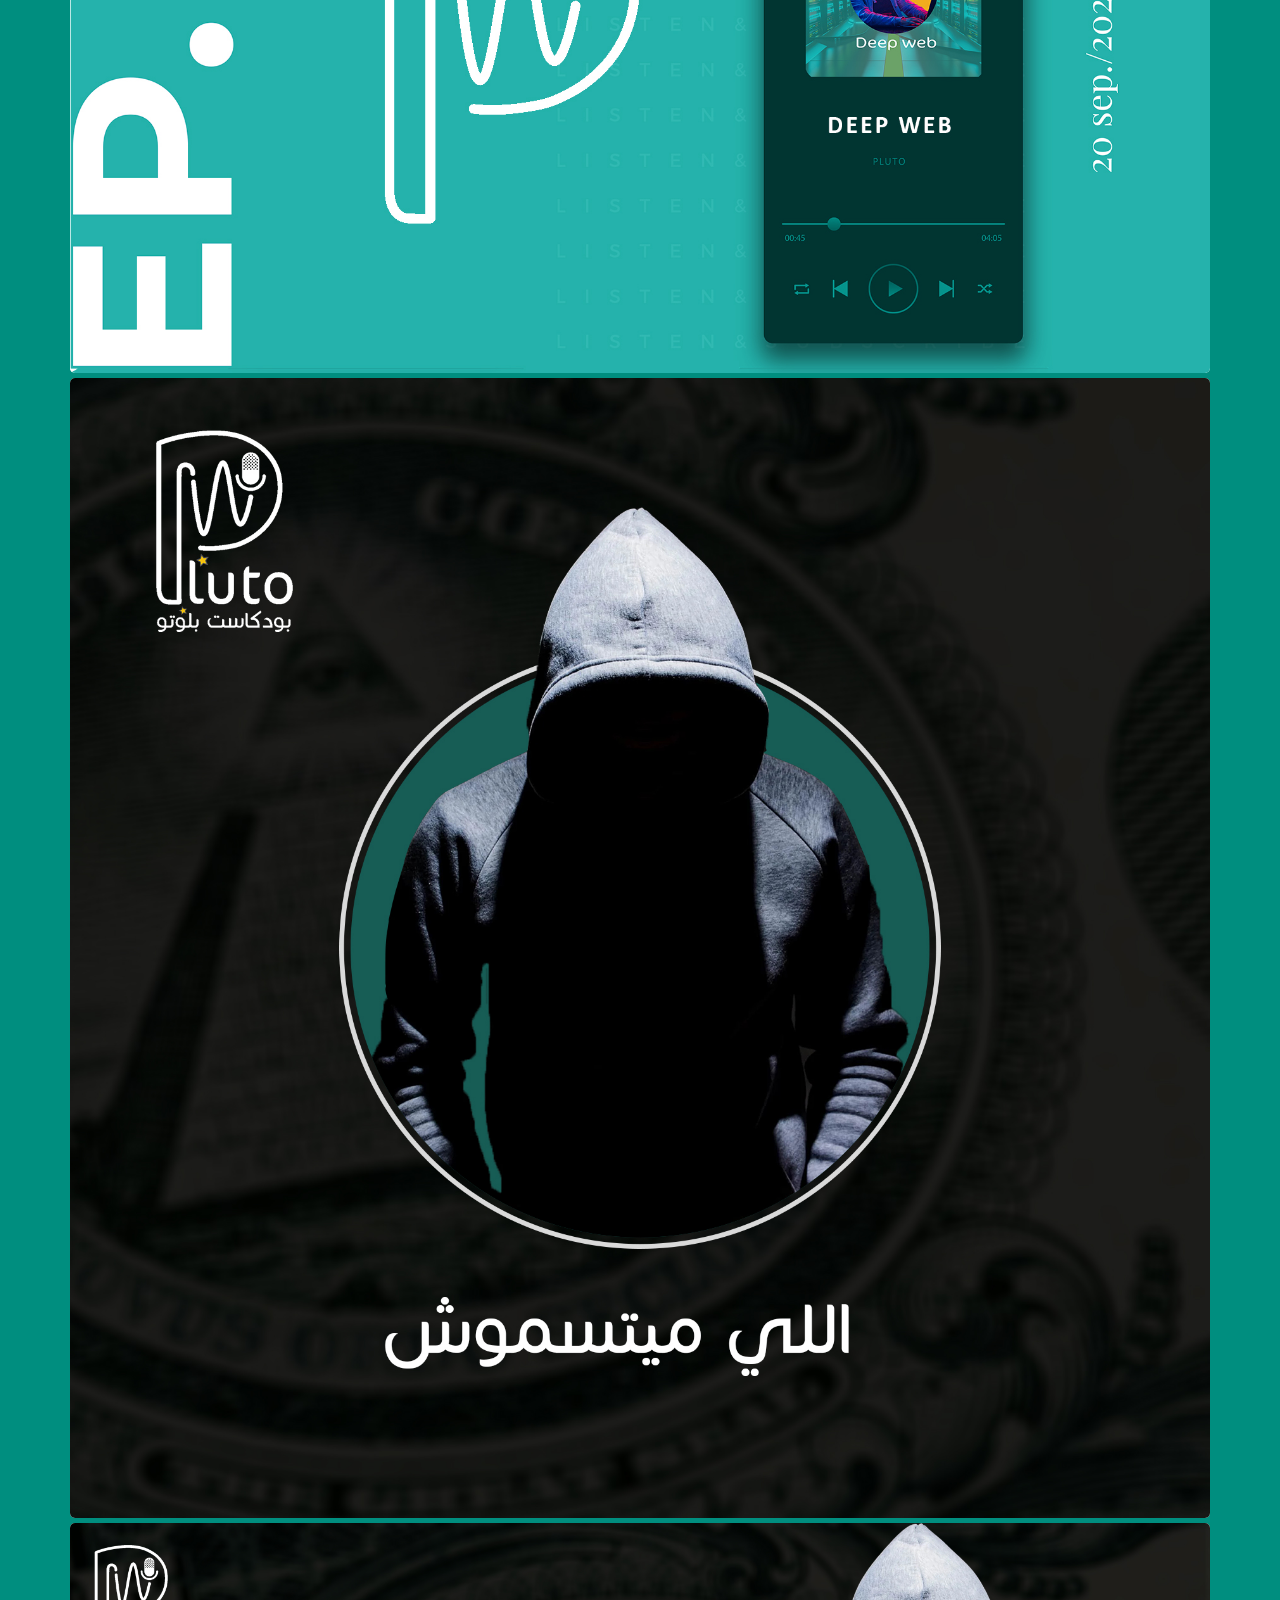
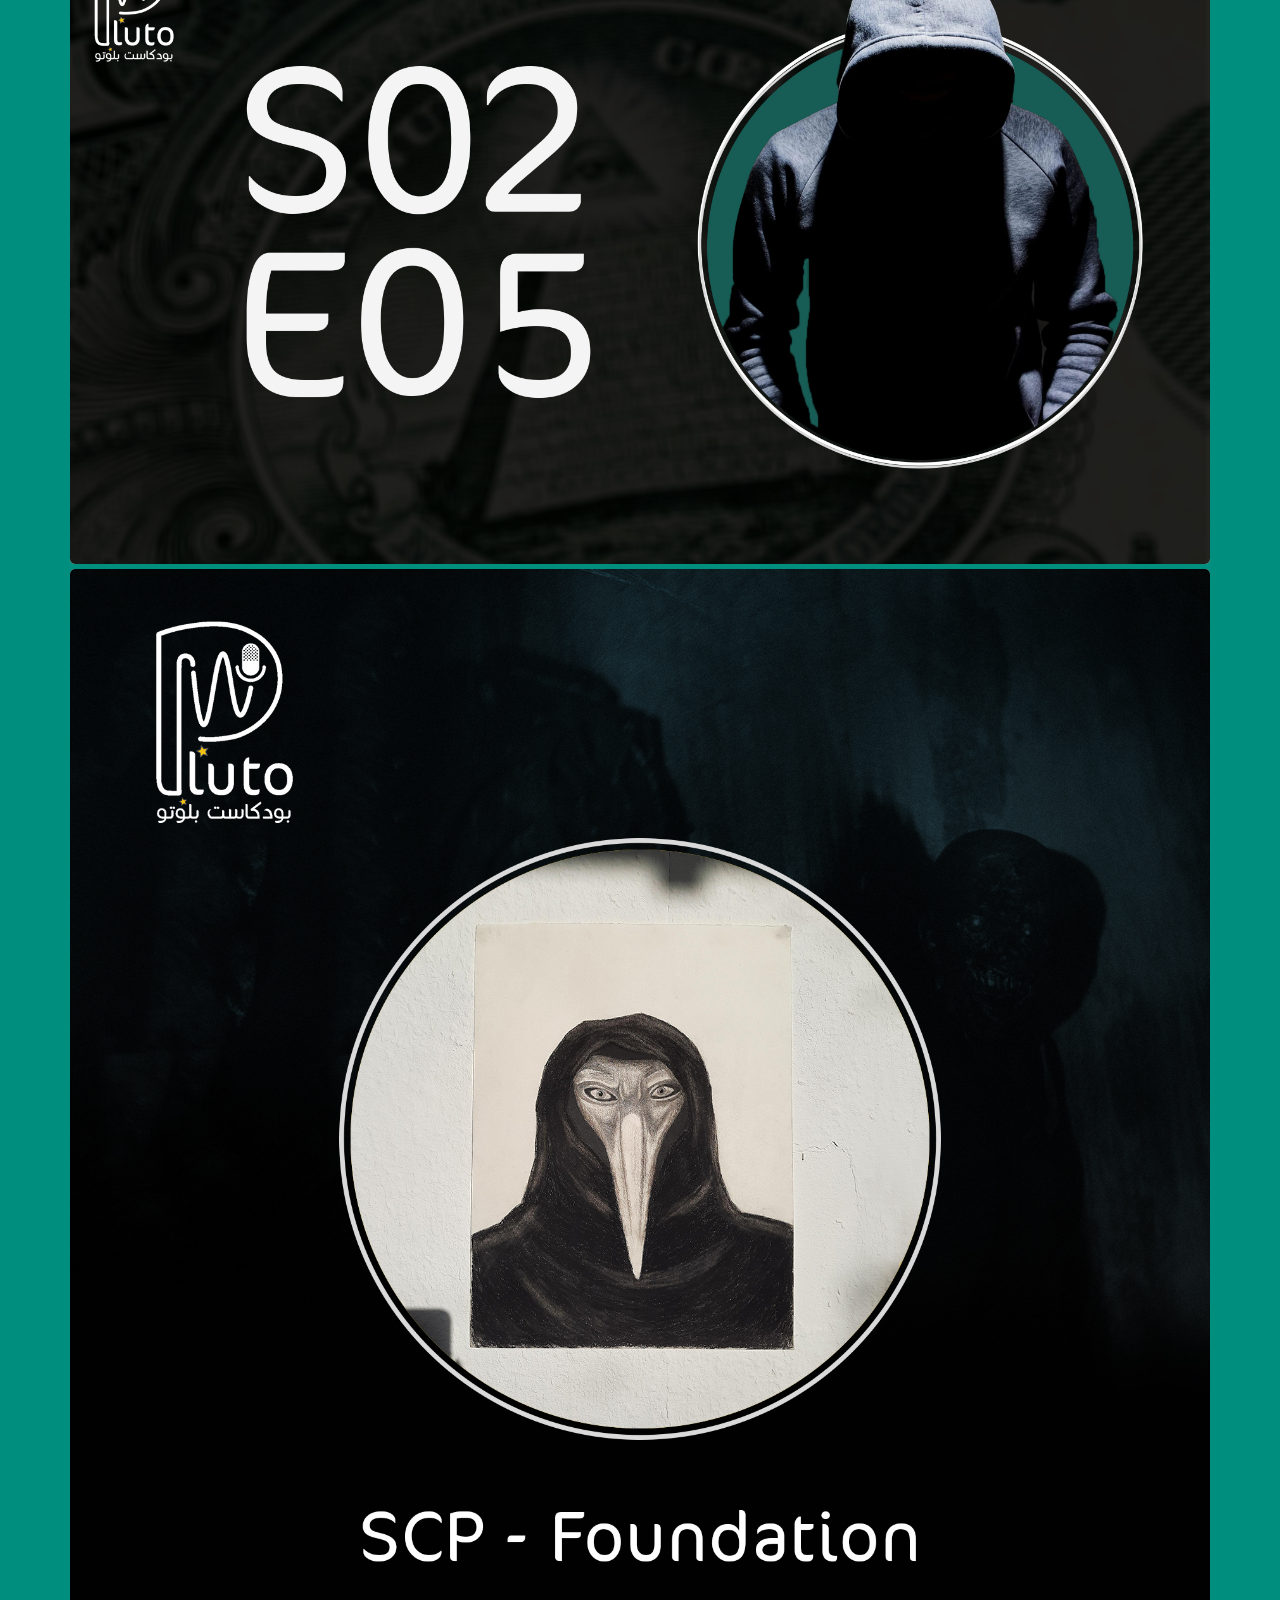
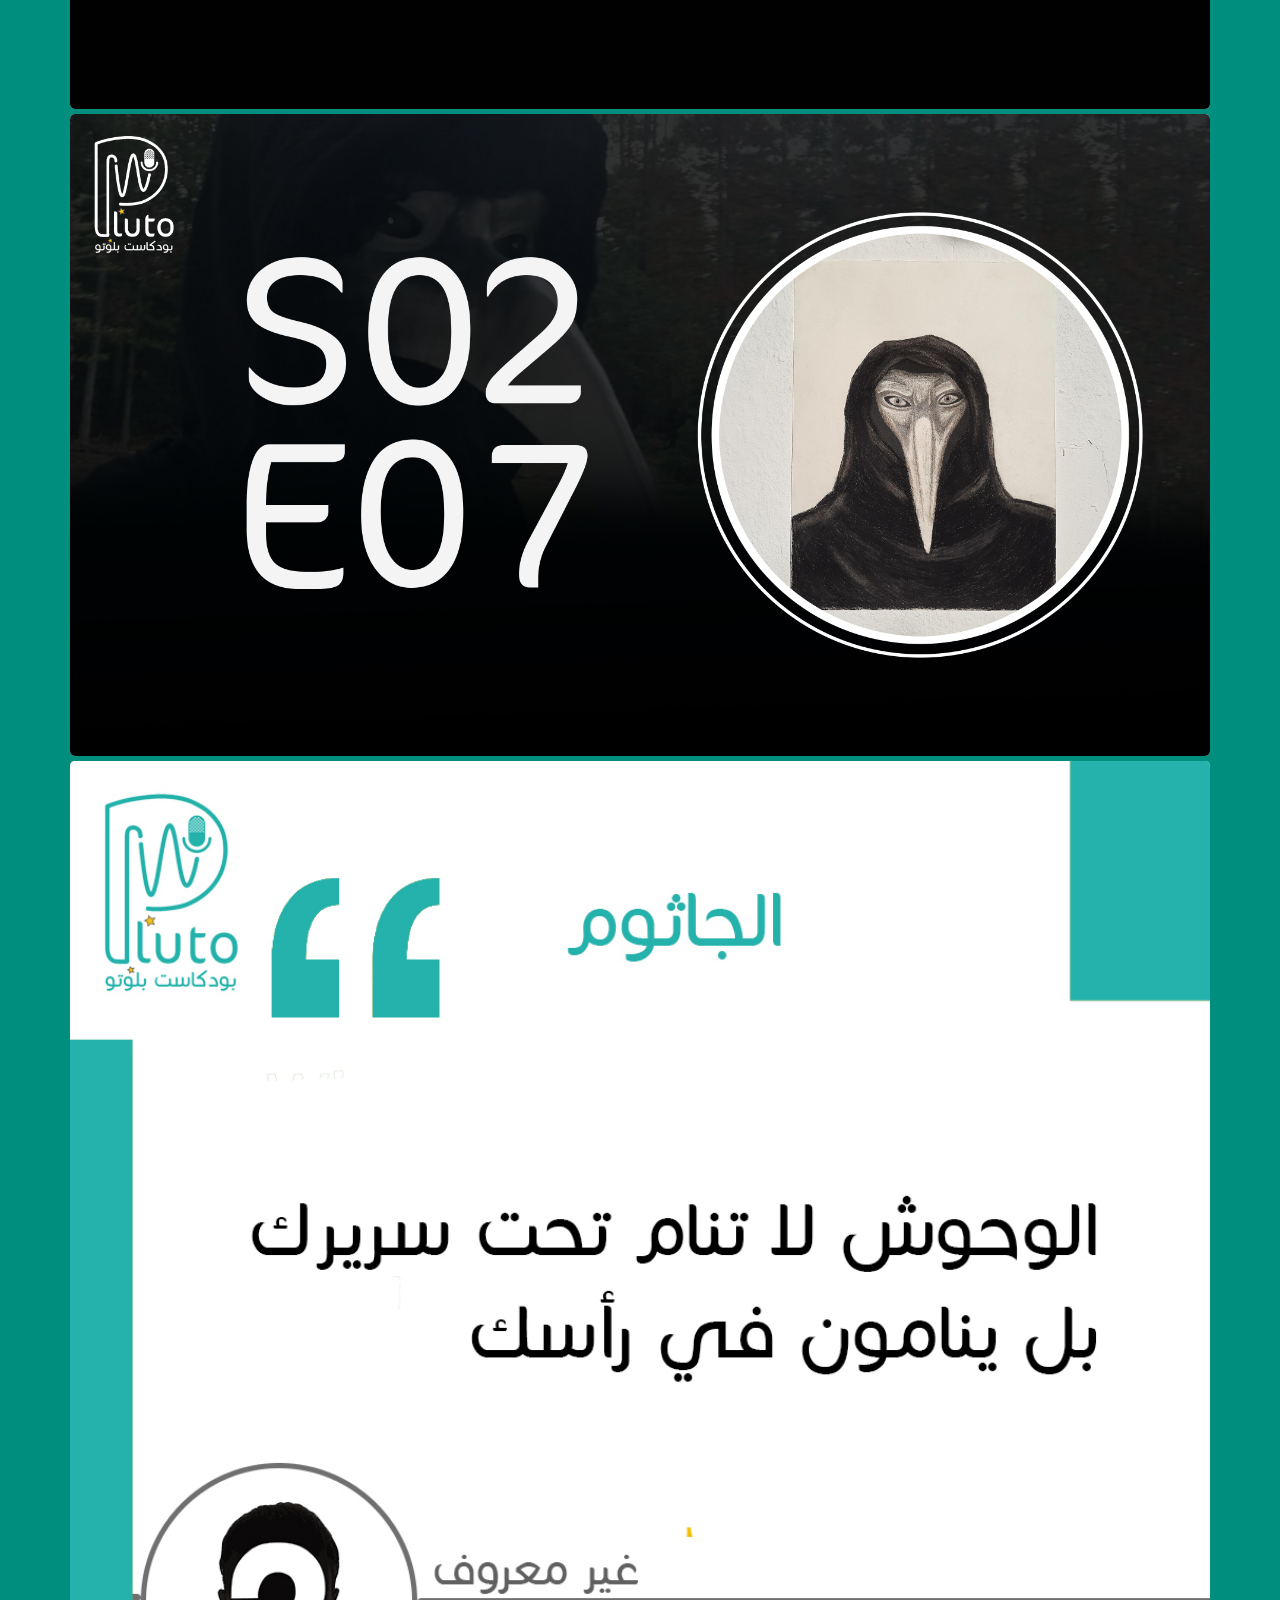
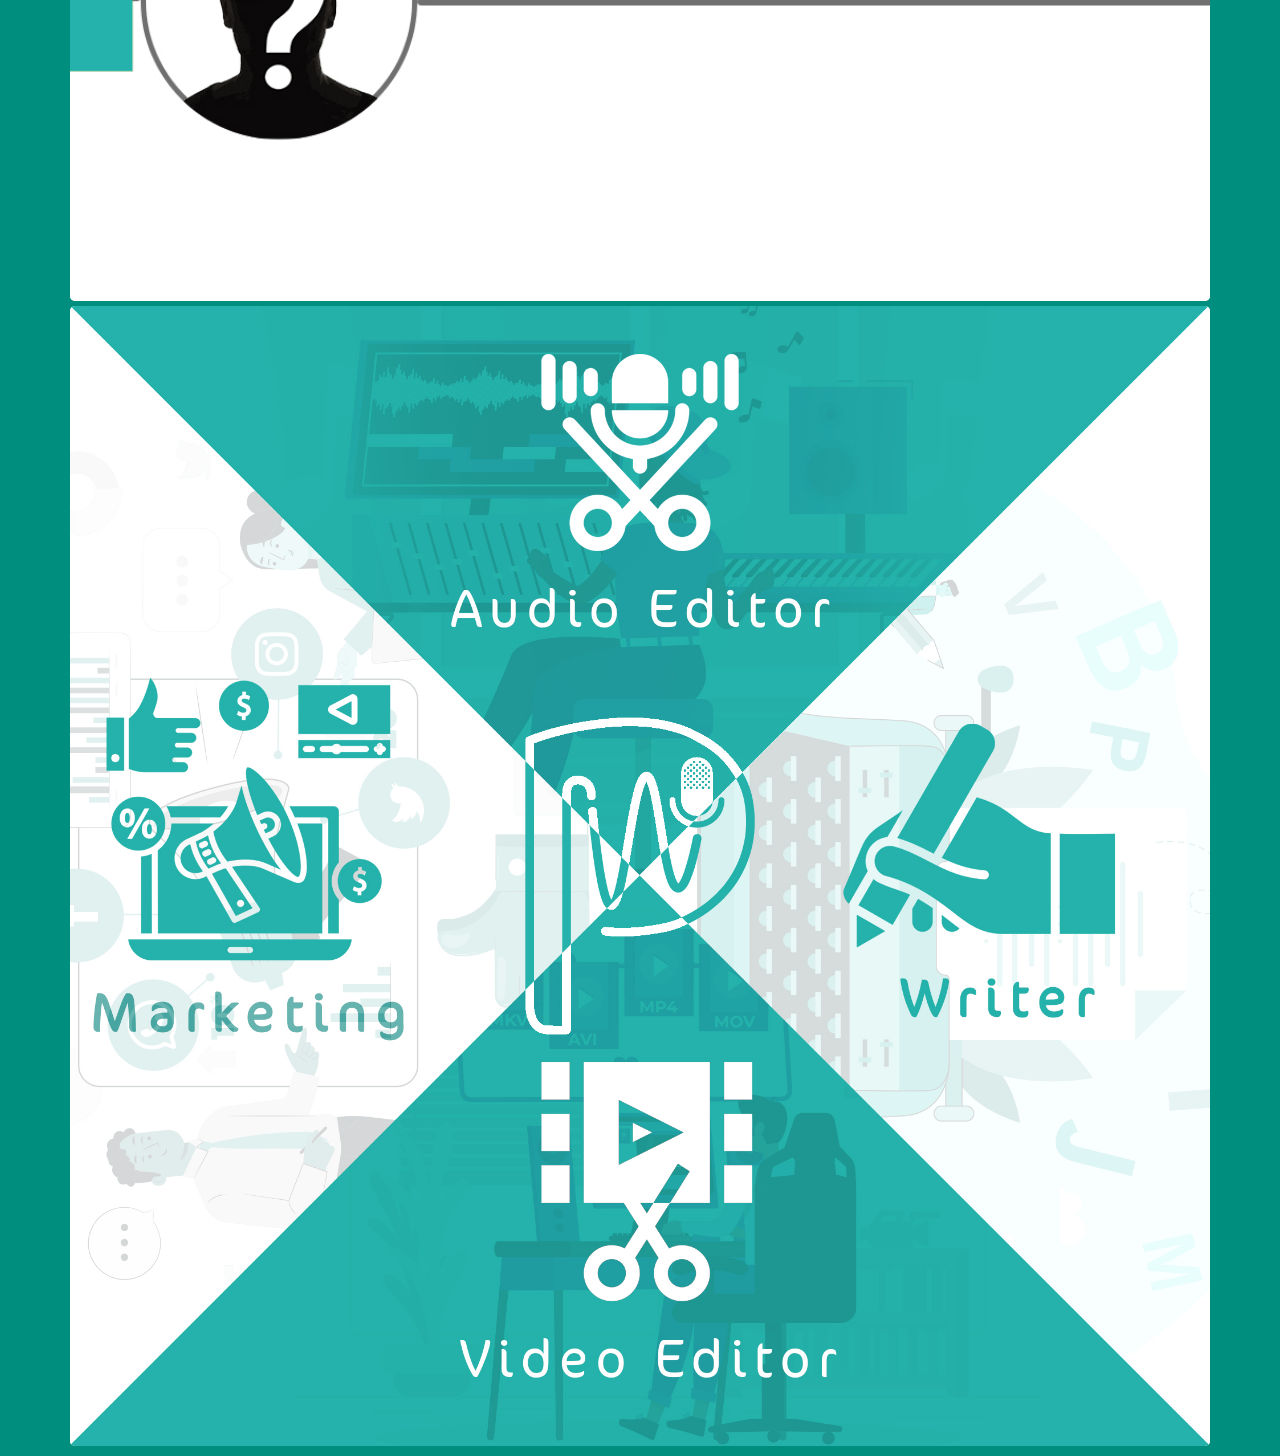
<file: pluto.html>
<!DOCTYPE html>
<html lang="en">
  <head>
    <meta charset="UTF-8" />
    <meta name="viewport" content="width=device-width, initial-scale=1.0" />
    <title>pluto</title>
    <link rel="stylesheet" href="./style/all.min.css" />
    <link rel="stylesheet" href="./style/bootstrap.min.css" />
    <link rel="stylesheet" href="./style/normalize.css" />
    <link rel="stylesheet" href="./style/style.css" />
    <link rel="preconnect" href="https://fonts.googleapis.com" />
    <link rel="preconnect" href="https://fonts.gstatic.com" crossorigin />
    <link
      href="https://fonts.googleapis.com/css2?family=Montserrat:ital,wght@0,100;0,200;0,300;0,400;0,500;0,600;0,700;0,800;0,900;1,100;1,200;1,300;1,400;1,500;1,600;1,700;1,800;1,900&display=swap"
      rel="stylesheet"
    />
  </head>
  <body class="vi" style="background-color: #008e7f;">
    <div class="vi container">
      <div class="card img-holder">
        <img src="/images/pluto/10.jpg" class="img-fluid" alt="" />
      </div>
      <div class="card img-holder">
        <img src="/images/pluto/11.jpg" class="img-fluid" alt="" />
      </div>
      <div class="card img-holder">
        <img src="/images/pluto/13.jpg" class="img-fluid" alt="" />
      </div>
      <div class="card img-holder">
        <img src="/images/pluto/3.jpg" class="img-fluid" alt="" />
      </div>
      <div class="card img-holder">
        <img src="/images/pluto/14.jpg" class="img-fluid" alt="" />
      </div>
      <div class="card img-holder">
        <img src="/images/pluto/2.jpg" class="img-fluid" alt="" />
      </div>
      <div class="card img-holder">
        <img src="/images/pluto/1.jpg" class="img-fluid" alt="" />
      </div>
      <div class="card img-holder">
        <img src="/images/pluto/22.jpg" class="img-fluid" alt="" />
      </div>
      <div class="card img-holder">
        <img src="/images/pluto/17.jpg" class="img-fluid" alt="" />
      </div>


    </div>

    <script src="./js/all.min.js"></script>
    <script src="./js/bootstrap.bundle.min.js"></script>
    <script src="./js/script.js"></script>
  </body>
</html>
</file>
<file: style/style.css>
/* start global rules */
body {
  font-family: "Montserrat", sans-serif;
  background-color: var(--main-color);
}
:root {
  --main-color: #e4dccf;
  --secondary-color: #f9f5eb;
  --button-color: #ea5455;
  --main-font-color: #161827;
  --secondary-font-color: #1a1c2fd5;
  --landing-after-bg: #e4dccf6c;
  --section-padding: 150px;
  --main-transition: 0.3s;
}
.dark {
  --main-color: #161827;
  --secondary-color: #1a1c2f;
  --button-color: #ea5455;
  --main-font-color: #e4dccf;
  --secondary-font-color: #f9f5ebb7;
  --landing-after-bg: #161827c4;
}
a {
  text-decoration: none;
}

h2.main-heading {
  color: var(--main-font-color);
  font-size: 40px;
  font-weight: 400;
}
h2.main-heading span {
  font-weight: 700;
}

/* end global rules */
/* start landing */
.landing {
  background-repeat: no-repeat;
  background-size: cover;
  background-position: 0 0;
  height: 100vh;
  background-image: url(../images/landingbg.jpg);
  background-attachment: fixed;
  background-position: center;
}
.landing::after {
  content: "";
  position: absolute;
  width: 100%;
  height: 100%;
  background-color: var(--landing-after-bg);
  top: 0;
}
header {
  position: fixed;
  top: 0;
  z-index: 50000;
  width: 100%;
  transition: var(--main-transition);
  -webkit-transition: var(--main-transition);
  -moz-transition: var(--main-transition);
  -ms-transition: var(--main-transition);
  -o-transition: var(--main-transition);
}
.landing header.scrolled {
  background-color: var(--secondary-color);
}

nav ul {
  position: sticky;
  top: 0;
}
nav ul {
  display: flex;
  justify-content: center;
  flex-wrap: wrap;
  position: relative;
  z-index: 100000;
}
nav ul a {
  display: block;
  padding: 15px;
  color: var(--main-font-color);
  font-size: 19px;
  font-weight: 500;
  transition: var(--main-transition);
  -webkit-transition: var(--main-transition);
  -moz-transition: var(--main-transition);
  -ms-transition: var(--main-transition);
  -o-transition: var(--main-transition);
}

@media (max-width: 776px) {
  nav ul a {
    font-size: 16px;
    padding: 10px;
  }
}
@media (max-width: 500px) {
  nav ul a {
    padding: 10px;
    font-size: 14px;
  }
}
@media (max-width: 380px) {
  nav ul a {
    padding: 8px;
    font-size: 13px;
  }
}
nav ul a.active,
nav ul a:hover {
  color: var(--button-color);
}
.landing .night-mode {
  position: relative;
  z-index: 1000;
  background-color: var(--main-color);
  width: 80px;
  height: 40px;
  border-radius: 20px;
  -webkit-border-radius: 20px;
  -moz-border-radius: 20px;
  -ms-border-radius: 20px;
  -o-border-radius: 20px;
}
@media (max-width: 500px) {
  .landing .night-mode {
    width: 60px;
    height: 30px;
  }
}
.landing .night-mode svg {
  pointer-events: none;
  position: absolute;
  width: 35px;
  height: 25px;
  color: var(--main-color);
  padding: 5px 0;
  left: 2px;
  top: 5%;
  background-color: var(--main-font-color);
  border-radius: 50%;
  -webkit-border-radius: 50%;
  -moz-border-radius: 50%;
  -ms-border-radius: 50%;
  -o-border-radius: 50%;
  transition: var(--main-transition);
  -webkit-transition: var(--main-transition);
  -moz-transition: var(--main-transition);
  -ms-transition: var(--main-transition);
  -o-transition: var(--main-transition);
}
@media (max-width: 500px) {
  .landing .night-mode svg {
    width: 25px;
    height: 15px;
    top: 8%;
  }
}
.night-mode .moon {
  opacity: 0;
}
.landing .night-mode input {
  width: 80px;
  height: 40px;
  cursor: pointer;
  opacity: 0;
}
.night-mode input:checked + label .moon {
  opacity: 1;
}
.night-mode input:checked + label .sun {
  opacity: 0;
}
.night-mode input:checked + label svg {
  transform: translateX(40px) rotate(360deg);
  -webkit-transform: translateX(40px) rotate(360deg);
  -moz-transform: translateX(40px) rotate(360deg);
  -ms-transform: translateX(40px) rotate(360deg);
  -o-transform: translateX(40px) rotate(360deg);
}
@media (max-width: 500px) {
  .night-mode input:checked + label svg {
    transform: translateX(30px) rotate(360deg);
    -webkit-transform: translateX(30px) rotate(360deg);
    -moz-transform: translateX(30px) rotate(360deg);
    -ms-transform: translateX(30px) rotate(360deg);
    -o-transform: translateX(30px) rotate(360deg);
  }
}
.landing .landing-txt {
  width: 100%;
  text-align: center;
  position: absolute;
  z-index: 1000;
  top: 40%;
}
.landing-txt .typing {
  display: flex;
  justify-content: center;
}
.landing-txt h1 {
  color: var(--main-font-color);
  font-size: 60px;
  font-weight: 400;
  margin: 0;
}
@media (max-width: 776px) {
  .landing-txt h1 {
    font-size: 50px;
  }
  .landing-txt .typing {
    font-size: 35px;
  }
}
@media (max-width: 500px) {
  .landing-txt h1 {
    font-size: 40px;
  }
  .landing-txt .typing p,
  .landing-txt .typing span {
    font-size: 30px;
  }
}
@media (max-width: 400px) {
  .landing-txt h1 {
    font-size: 35px;
  }
  .landing-txt .typing p,
  .landing-txt .typing span {
    font-size: 25px;
  }
}
.landing-txt .typing {
  color: var(--button-color);
  font-size: 40px;
  font-weight: 400;
}
.landing-txt .typing p {
  margin-right: 15px;
}
.landing-txt .cursor {
  font-size: 40px;
  font-weight: 800;
  animation: blink 0.5s linear infinite;
  -webkit-animation: blink 0.5s linear infinite;
}

/* end landing */
/* start About */

.about .about-section {
  padding: var(--section-padding) 0;
  display: flex;
  align-items: center;
  justify-content: center;
  gap: 40px;
}
@media (max-width: 997px) {
  .about .about-section {
    flex-direction: column;
  }
}
.about .img-holder {
  padding: 10px;
  border: 3px solid var(--main-font-color);
  max-width: 25%;
  border-radius: 50%;
  overflow: hidden;
  -webkit-border-radius: 50%;
  -moz-border-radius: 50%;
  -ms-border-radius: 50%;
  -o-border-radius: 50%;
}
.about .img-holder img {
  border-radius: 50%;
  -webkit-border-radius: 50%;
  -moz-border-radius: 50%;
  -ms-border-radius: 50%;
  -o-border-radius: 50%;
}
.about .about-section .content {
  max-width: 60%;
}
@media (max-width: 997px) {
  .about .about-section {
    flex-direction: column;
  }
  .about .img-holder {
    max-width: 45%;
  }
  .about .about-section .content {
    max-width: 100%;
    text-align: center;
  }
}
.about .about-section .content p {
  letter-spacing: 2px;
  line-height: 1.9;
  margin-top: 40px;
  color: var(--secondary-font-color);
  font-size: 18px;
}
.about .about-section .content p span {
  font-weight: bold;
}
@media (max-width: 500px) {
  .about .img-holder {
    max-width: 75%;
  }
  .about .about-section .content p {
    line-height: 1.6;
    letter-spacing: 1.8px;
  }
}

/* endAbout */
/* start experience and skills */

.about .experiences {
  background-color: var(--secondary-color);
  padding: var(--section-padding) 0;
}
.about .experiences h2 {
  text-align: center;
  margin-bottom: 80px;
}
.about .experiences .container .experiences-container {
  display: grid;
  grid-template-columns: repeat(auto-fill, minmax(200px, 1fr));
  gap: 20px;
}
.about .experiences .container .experiences-container .experience {
  padding: 25px;
  border-radius: 5px;
  -webkit-border-radius: 5px;
  -moz-border-radius: 5px;
  -ms-border-radius: 5px;
  -o-border-radius: 5px;
  box-shadow: rgba(0, 0, 0, 0.24) 0px 3px 8px;
  text-align: center;
  transition: var(--main-transition);
  -webkit-transition: var(--main-transition);
  -moz-transition: var(--main-transition);
  -ms-transition: var(--main-transition);
  -o-transition: var(--main-transition);
}
.about .experiences .container .experiences-container .experience:hover {
  box-shadow: rgba(0, 0, 0, 0.35) 0px 5px 15px;
}
.about .experiences .container .experiences-container .experience h3 {
  position: relative;
  color: var(--main-font-color);
  padding-bottom: 10px;
  font-size: 20px;
  border-bottom: 2px solid var(--button-color);
  width: fit-content;
  margin: 0 auto 10px;
  font-weight: 700;
}

.about .experiences .experience p {
  color: var(--secondary-font-color);
  font-size: 18px;
}
.skills {
  padding: var(--section-padding) 0;
}
.skills h2 {
  text-align: center;
  margin-bottom: 80px;
}
.skills .skills-container {
  display: grid;
  grid-template-columns: repeat(auto-fill, minmax(300px, 1fr));
  gap: 20px;
}
.skills .skills-container .skill {
  display: flex;
  padding: 50px;
  border-radius: 8px;
  row-gap: 30px;
  flex-direction: column;
  align-items: center;
  box-shadow: rgba(0, 0, 0, 0.24) 0px 3px 8px;
  transition: var(--main-transition);
  -webkit-transition: var(--main-transition);
  -moz-transition: var(--main-transition);
  -ms-transition: var(--main-transition);
  -o-transition: var(--main-transition);
}
.skills .skill:hover {
  box-shadow: rgba(0, 0, 0, 0.35) 0px 5px 15px;
}
.skills .skills-container .skill .skill-name {
  color: var(--main-font-color);
  text-align: center;
  font-size: 20px;
  font-weight: 500;
}
.skills .skills-container .skill .circle {
  box-shadow: rgba(0, 0, 0, 0.24) 0px 3px 8px;
  position: relative;
  height: 150px;
  width: 150px;
  border-radius: 50%;
  display: flex;
  align-items: center;
  justify-content: center;
}
.skills .skills-container .skill .circle.photoshop {
  background: conic-gradient(
    var(--button-color) 357.7deg,
    var(--main-font-color) 0deg
  );
}
.skills .skills-container .skill .circle.illustrator {
  background: conic-gradient(
    var(--button-color) 310.25deg,
    var(--main-font-color) 0deg
  );
}
.skills .skills-container .skill .circle.xd {
  background: conic-gradient(
    var(--button-color) 292deg,
    var(--main-font-color) 0deg
  );
}

.skills .skills-container .skill .circle.indesign {
  background: conic-gradient(
    var(--button-color) 273.75deg,
    var(--main-font-color) 0deg
  );
}
.skills .circle::after {
  content: "";
  position: absolute;
  height: 120px;
  width: 120px;
  border-radius: 50%;
  background-color: var(--main-color);
}
.skill span {
  font-size: 35px;
  color: var(--secondary-font-color);
  position: relative;
  z-index: 900;
}
/* end experience and skills */
/* start portofolio */
.portofolio {
  padding: var(--section-padding) 0;
  background-color: var(--secondary-color);

}
.portofolio h2 {
  margin-bottom: 80px;
  text-align: center;
}
  .portofolio .container {
    display: grid;
    grid-template-columns: repeat(auto-fill, minmax(250px,1fr));
    gap: 20px;
  }

.portofolio .box {
position: relative;
  overflow: hidden;
  border-radius: 10px;
  -webkit-border-radius: 10px;
  -moz-border-radius: 10px;
  -ms-border-radius: 10px;
  -o-border-radius: 10px;
  box-shadow: 0 1px 1px rgba(0, 0, 0, 0.15), 0 2px 2px rgba(0, 0, 0, 0.15),
    0 4px 4px rgba(0, 0, 0, 0.15), 0 8px 8px rgba(0, 0, 0, 0.15);
}

.portofolio .box img {
  width: 100%;
  height: 100%;
}
.portofolio .box .data {
  width: 100%;
  height: 100%;
  background-color: rgba(0, 0, 0, 0.6);
  position: absolute;
  left: 0;
  top: 0;
  display: flex;
  flex-direction: column;
  justify-content: center;
  align-items: center;
  transition: var(--main-transition) ease;
  -webkit-transition: var(--main-transition) ease;
  -moz-transition: var(--main-transition) ease;
  -ms-transition: var(--main-transition) ease;
  -o-transition: var(--main-transition) ease;
  opacity: 0;
}
.portofolio .box .data h3,
.portofolio .box .data p,
.portofolio .box .data a {
  transform: translateY(25px);
  -webkit-transform: translateY(25px);
  -moz-transform: translateY(25px);
  -ms-transform: translateY(25px);
  -o-transform: translateY(25px);
  transition: var(--main-transition) all ease;
  -webkit-transition: var(--main-transition) all ease;
  -moz-transition: var(--main-transition) all ease;
  -ms-transition: var(--main-transition) all ease;
  -o-transition: var(--main-transition) all ease;
  opacity: 0;
}
.portofolio .box .data h3 {
  color: #fff;
  margin-bottom: 10px;
  font-size: 25px;
}
.portofolio .box .data p {
  transition-delay: 0.1s;
  color: #fff;
  margin-bottom: 25px;
  font-size: 18px;
  font-weight: 500;
  letter-spacing: 1px;
}
.portofolio .box .data a{
  font-size: 18px;
  color: #fff;
  font-weight: 600;
  transition: var(--main-transition);
  -webkit-transition: var(--main-transition);
  -moz-transition: var(--main-transition);
  -ms-transition: var(--main-transition);
  -o-transition: var(--main-transition);
}
.portofolio .box .data a:hover{
  color: var(--button-color);
}
.portofolio .box:hover .data h3,
.portofolio .box:hover .data p,
.portofolio .box:hover .data a {
  transform: translateY(0);
  -webkit-transform: translateY(0);
  -moz-transform: translateY(0);
  -ms-transform: translateY(0);
  -o-transform: translateY(0);
  opacity: 1;
}
.portofolio .box:hover .data {
  opacity: 1;
}
.portofolio>button{
  border-radius: 5px;
  padding: 10px;
  position: absolute;
  margin-top: 50px;
  left: 50%;
  transform: translateX(-50%);
  -webkit-transform: translateX(-50%);
  -moz-transform: translateX(-50%);
  -ms-transform: translateX(-50%);
  -o-transform: translateX(-50%);
  height: 50px;
  background-color: var(--button-color);
  border: 0;
  outline: 0;
  transition: var(--main-transition);
  -webkit-transition: var(--main-transition);
  -moz-transition: var(--main-transition);
  -ms-transition: var(--main-transition);
  -o-transition: var(--main-transition);
  -webkit-border-radius: 5px;
  -moz-border-radius: 5px;
  -ms-border-radius: 5px;
  -o-border-radius: 5px;
}
.portofolio>button:hover{
  background-color: var(--main-font-color);
}
.portofolio button a{
  font-size: 18px;
  font-weight: 600;
  color: var(--secondary-color);
  transition: var(--main-transition);
  -webkit-transition: var(--main-transition);
  -moz-transition: var(--main-transition);
  -ms-transition: var(--main-transition);
  -o-transition: var(--main-transition);
}
.vi{
  padding: 5px 0;
  display: flex;
  flex-direction: column;
  gap: 5px;
}
.img-holder{
  outline: none;
  border: none;
  overflow: hidden;
  border-radius: 5px;
  -webkit-border-radius: 5px;
  -moz-border-radius: 5px;
  -ms-border-radius: 5px;
  -o-border-radius: 5px;
}
/* end portofolio */
/* start animation */
@keyframes blink {
  0% {
    opacity: 1;
  }
  50% {
    opacity: 0;
  }
}

/* end animation */
</file>
